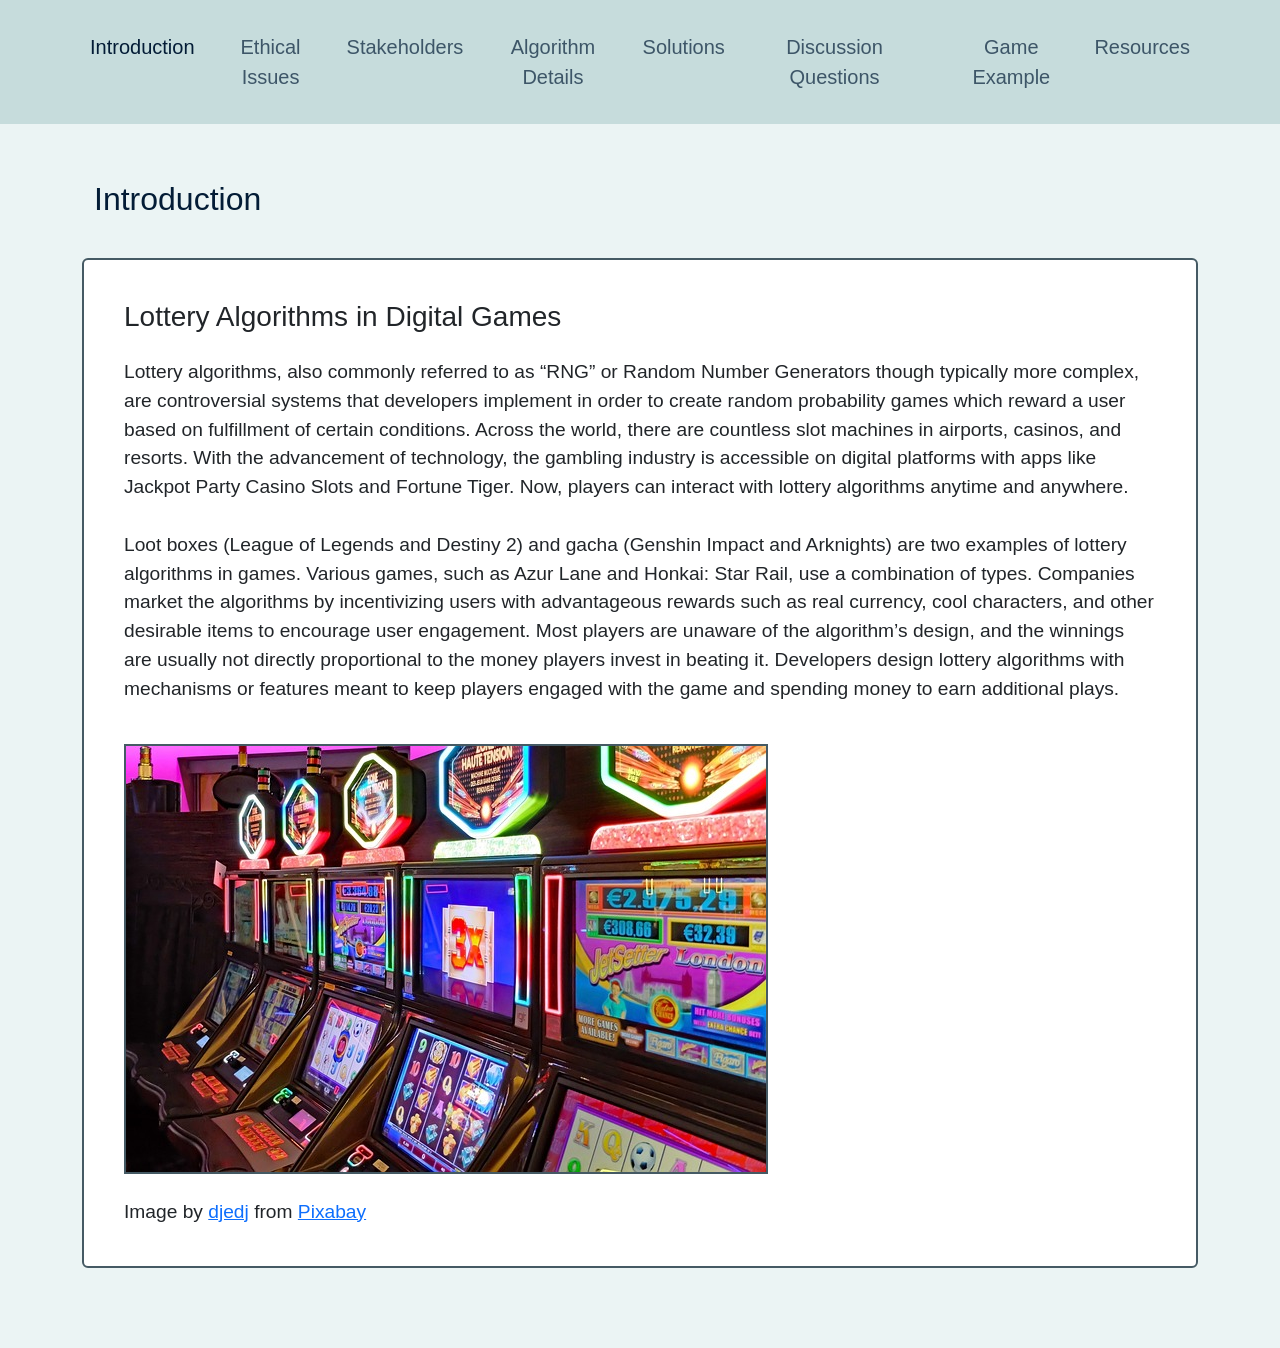
<file: index.html>
<!DOCTYPE html>
<html lang="en">
    <head>
        <meta charset="utf-8">
        <meta name="viewport" content="width=device-width, initial-scale=1">
        <title>Introduction Page</title>
        <link href="https://cdn.jsdelivr.net/npm/bootstrap@5.2.3/dist/css/bootstrap.min.css" rel="stylesheet" integrity="sha384-rbsA2VBKQhggwzxH7pPCaAqO46MgnOM80zW1RWuH61DGLwZJEdK2Kadq2F9CUG65" crossorigin="anonymous">
        <link rel="stylesheet" href="src/styles.css">
    </head>
    <body class="body">
        <!-- Header / Navigation Bar -->
         <header>
            <nav class="navbar navbar-expand-lg navbar-light custom-nav-header custom-nav-focus" aria-label="Main navigation">
                <div class="container">
                    <!-- Mobile toggle button -->
                    <button class="navbar-toggler" type="button" data-bs-toggle="collapse" data-bs-target="#navMenu"
                        aria-controls="navMenu" aria-expanded="false" aria-label="Toggle navigation">
                        <span class="navbar-toggler-icon"></span>
                    </button>

                    <!-- Nav hyperlinks -->
                    <div class="collapse navbar-collapse" id="navMenu">
                        <ul class="navbar-nav ms-auto">
                            <li class="nav-item">
                                <a class="nav-link active" href="index.html">Introduction</a>
                            </li>
                            <li class="nav-item">
                                <a class="nav-link" href="ethics.html">Ethical Issues</a>
                            </li>
                            <li class="nav-item">
                                <a class="nav-link" href="stakeholders.html">Stakeholders</a>
                            </li>
                            <li class="nav-item">
                                <a class="nav-link" href="details.html">Algorithm Details</a>
                            </li>
                            <li class="nav-item">
                                <a class="nav-link" href="options.html">Solutions</a>
                            </li>
                            <li class="nav-item">
                                <a class="nav-link" href="discussion.html">Discussion Questions</a>
                            </li>
                            <li class="nav-item">
                                <a class="nav-link" href="game.html">Game Example</a>
                            </li>
                            <li class="nav-item">
                                <a class="nav-link" href="resources.html">Resources</a>
                            </li>
                        </ul>
                    </div>
                </div>
            </nav>
        </header>
        <!-- Main content -->
        <main id="main-content" class="container container-css lh-base text-start">
            <section id="introduction" aria-labelledby="introduction-heading">
                <h2 id="introduction-heading" class="mb-3">Introduction</h2>

                <div class="row">
                        <div class="card custom-card-css">
                            <div class="card-body">
                                <!-- Introduction -->
                                <h3 class="card-title mb-4">Lottery Algorithms in Digital Games</h3>
                                <p class="card-text">
                                    Lottery algorithms, also commonly referred to as “RNG”  or Random Number Generators though typically more complex,
                                    are controversial systems that developers implement in order to create random probability games which reward a user
                                    based on fulfillment of certain conditions. Across the world, there are countless slot machines in airports, casinos,
                                    and resorts. With the advancement of technology, the gambling industry is accessible on digital platforms with apps like
                                    Jackpot Party Casino Slots and Fortune Tiger. Now, players can interact with lottery algorithms anytime and anywhere. <br><br>

                                    Loot boxes (League of Legends and Destiny 2) and gacha (Genshin Impact and Arknights) are two examples of lottery algorithms
                                    in games. Various games, such as Azur Lane and Honkai: Star Rail, use a combination of types. Companies market the algorithms
                                    by incentivizing users with advantageous rewards such as real currency, cool characters, and other desirable items to encourage
                                    user engagement. Most players are unaware of the algorithm’s design, and the winnings are usually not directly proportional to the
                                    money players invest in beating it. Developers design lottery algorithms with mechanisms or features meant to keep players engaged
                                    with the game and spending money to earn additional plays.
                                </p>

                                <img src="assets/djedj_casino_slots.jpg" class="img-fluid custom-card-css" alt="Five casino slot machines in a row" style="max-width: 100%; height: auto; padding:0"></img>
                                <p class="card-text">Image by <a href="https://pixabay.com/users/djedj-59194/?utm_source=link-attribution&utm_medium=referral&utm_campaign=image&utm_content=3260372">djedj</a> from <a href="https://pixabay.com//?utm_source=link-attribution&utm_medium=referral&utm_campaign=image&utm_content=3260372">Pixabay</a></p>
                            </div>
                        </div>
                </div>
            </section>
        </main>
        <script src="https://cdn.jsdelivr.net/npm/bootstrap@5.2.3/dist/js/bootstrap.bundle.min.js" integrity="sha384-kenU1KFdBIe4zVF0s0G1M5b4hcpxyD9F7jL+jjXkk+Q2h455rYXK/7HAuoJl+0I4" crossorigin="anonymous"></script>
        <script src="src/styles.css"></script>
    </body>
</html>
</file>
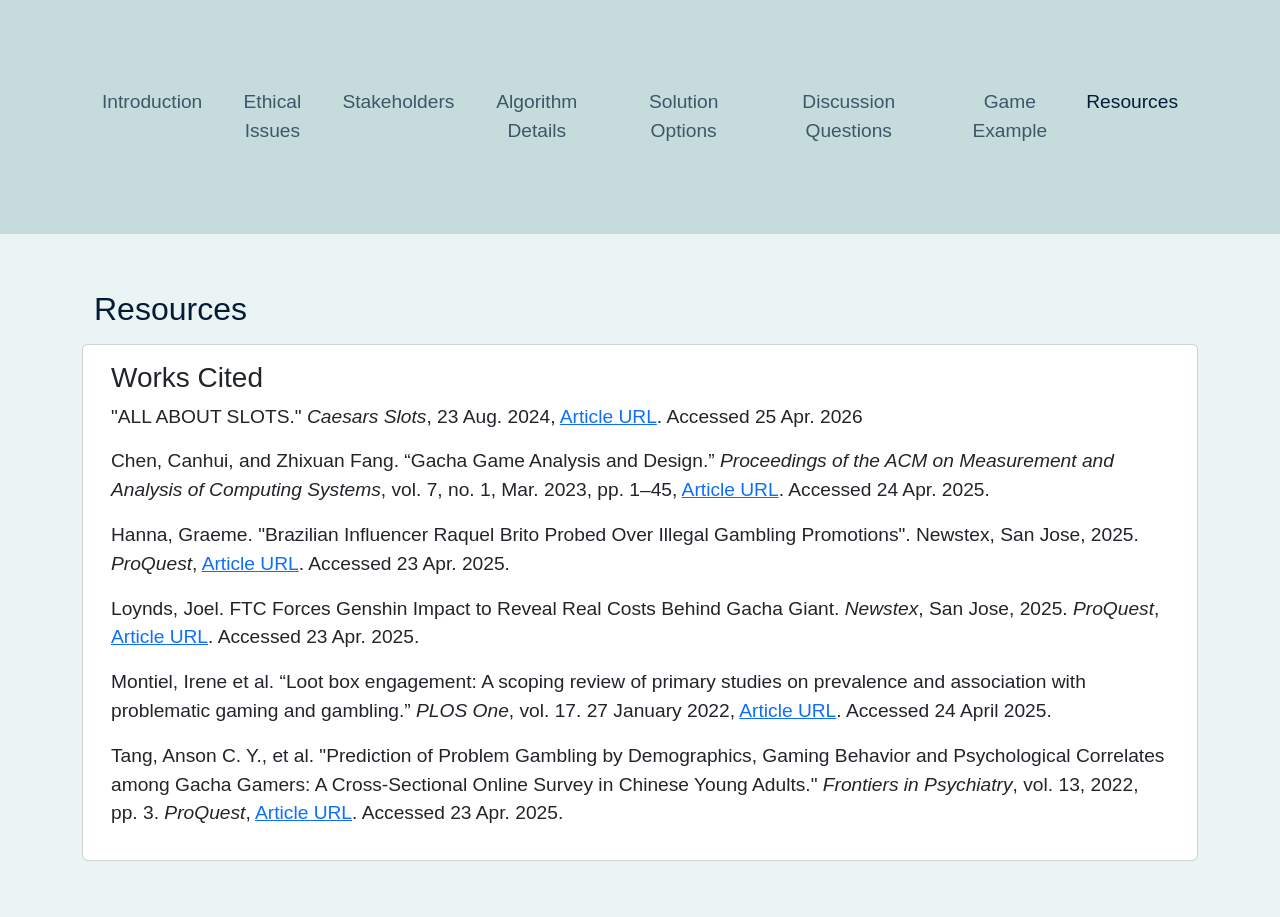
<file: bibliography.html>
<!DOCTYPE html>
<html>
    <head>
        <meta charset="utf-8">
        <meta name="viewport" content="width=device-width, initial-scale=1">
        <title>Algorithm Details</title>
        <link href="https://cdn.jsdelivr.net/npm/bootstrap@5.2.3/dist/css/bootstrap.min.css" rel="stylesheet" integrity="sha384-rbsA2VBKQhggwzxH7pPCaAqO46MgnOM80zW1RWuH61DGLwZJEdK2Kadq2F9CUG65" crossorigin="anonymous">
        <link rel="stylesheet" href="src/styles.css">
    </head>
    <body class="body">
        <!-- Header / Navigation Bar -->
         <header>
            <nav class="navbar navbar-expand-lg navbar-light custom-nav-header" aria-label="Main navigation">
                <div class="container container-css">
                    <!-- Mobile toggle button -->
                    <button class="navbar-toggler" type="button" data-bs-toggle="collapse" data-bs-target="#navMenu"
                        aria-controls="navMenu" aria-expanded="false" aria-label="Toggle navigation">
                        <span class="navbar-toggler-icon"></span>
                    </button>

                    <!-- Nav hyperlinks -->
                    <div class="collapse navbar-collapse" id="navMenu">
                        <ul class="navbar-nav ms-auto">
                            <li class="nav-item">
                                <a class="nav-link" href="index.html">Introduction</a>
                            </li>
                            <li class="nav-item">
                                <a class="nav-link" href="ethics.html">Ethical Issues</a>
                            </li>
                            <li class="nav-item">
                                <a class="nav-link" href="stakeholders.html">Stakeholders</a>
                            </li>
                            <li class="nav-item">
                                <a class="nav-link" href="details.html">Algorithm Details</a>
                            </li>
                            <li class="nav-item">
                                <a class="nav-link" href="options.html">Solution Options</a>
                            </li>
                            <li class="nav-item">
                                <a class="nav-link" href="discussion.html">Discussion Questions</a>
                            </li>
                            <li class="nav-item">
                                <a class="nav-link" href="game.html">Game Example</a>
                            </li>
                            <li class="nav-item">
                                <a class="nav-link active" href="resources.html">Resources</a>
                            </li>
                        </ul>
                    </div>
                </div>
            </nav>
        </header>
        <!-- Main content -->
        <main id="main-content" class="container container-css lh-base text-start">
            <section id="resources" aria-labelledby="resources-heading">
            <h2 id="resources-heading" class="mb-3">Resources</h2>

            <div class="row">
                <div class="card">
                <div class="card-body">
                <!-- Bibliography section -->
                <h3>Works Cited</h3>
                <div class="mla-bibliography">
                    <p>"ALL ABOUT SLOTS." <i>Caesars Slots</i>, 23 Aug. 2024, <a href="www.caesarsgames.com/blog/slots-machines/">Article URL</a>. Accessed 25 Apr. 2026</p>
                    <p>Chen, Canhui, and Zhixuan Fang. “Gacha Game Analysis and Design.” <i>Proceedings of the ACM on Measurement and Analysis of Computing Systems</i>, vol. 7, no. 1, Mar. 2023, pp. 1–45, <a href="https://doi.org/10.1145/3579438">Article URL</a>. Accessed 24 Apr. 2025.</p>
                    <p>Hanna, Graeme. "Brazilian Influencer Raquel Brito Probed Over Illegal Gambling Promotions". Newstex, San Jose, 2025. <i>ProQuest</i>, <a href="https://www.proquest.com/blogs-podcasts-websites/brazilian-influencer-raquel-brito-probed-over/docview/3244125903/se-2">Article URL</a>. Accessed 23 Apr. 2025.</p>
                    <p>Loynds, Joel. FTC Forces Genshin Impact to Reveal Real Costs Behind Gacha Giant. <i>Newstex</i>, San Jose, 2025. <i>ProQuest</i>, <a href="https://www.proquest.com/blogs-podcasts-websites/ftc-forces-genshin-impact-reveal-real-costs/docview/3202334632/se-2">Article URL</a>. Accessed 23 Apr. 2025.</p>
                    <p>Montiel, Irene et al. “Loot box engagement: A scoping review of primary studies on prevalence and association with problematic gaming and gambling.” <i>PLOS One</i>, vol. 17. 27 January 2022, <a href="https://journals.plos.org/plosone/article?id=10.1371/journal.pone.0263177">Article URL</a>. Accessed 24 April 2025.
                    <p>Tang, Anson C. Y., et al. "Prediction of Problem Gambling by Demographics, Gaming Behavior and Psychological Correlates among Gacha Gamers: A Cross-Sectional Online Survey in Chinese Young Adults." <i>Frontiers in Psychiatry</i>, vol. 13, 2022, pp. 3. <i>ProQuest</i>, <a href="https://www.proquest.com/scholarly-journals/prediction-problem-gambling-demographics-gaming/docview/3134876093/se-2">Article URL</a>. Accessed 23 Apr. 2025.</p>
                </div> 
                </div>
                </div>
            </div>             
            </section>
        </main>
        <script src="https://cdn.jsdelivr.net/npm/bootstrap@5.2.3/dist/js/bootstrap.bundle.min.js" integrity="sha384-kenU1KFdBIe4zVF0s0G1M5b4hcpxyD9F7jL+jjXkk+Q2h455rYXK/7HAuoJl+0I4" crossorigin="anonymous"></script>
    </body>
</html>
</file>
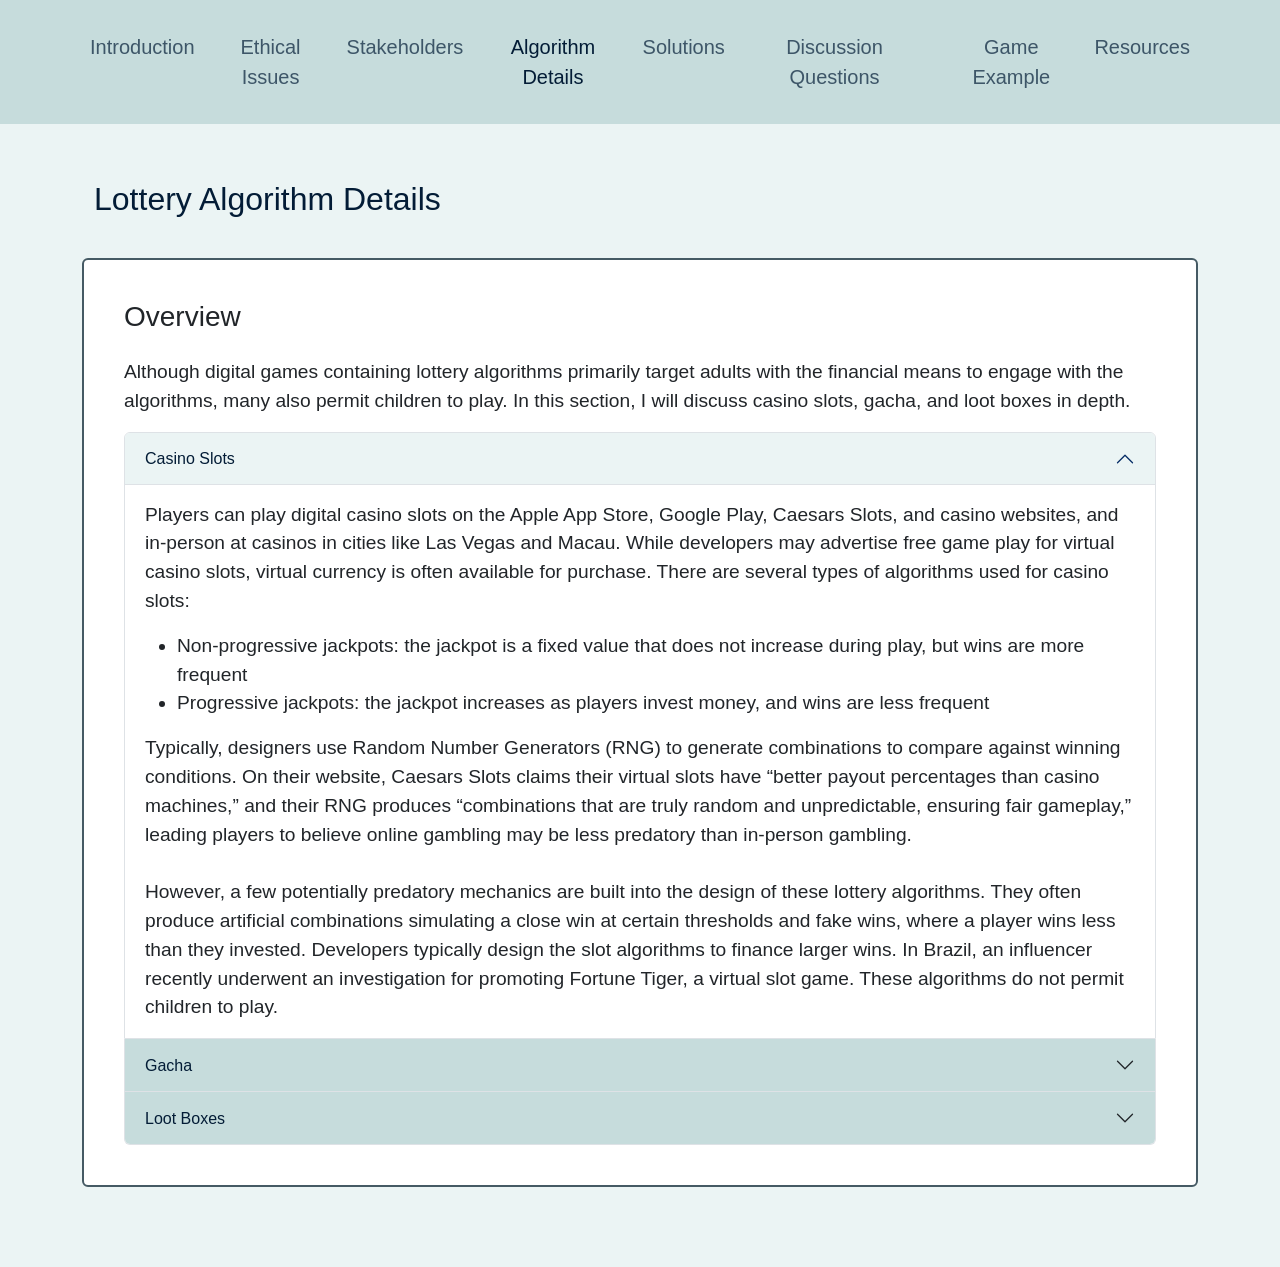
<file: details.html>
<!DOCTYPE html>
<html>
    <head>
        <meta charset="utf-8">
        <meta name="viewport" content="width=device-width, initial-scale=1">
        <title>Algorithm Details</title>
        <link href="https://cdn.jsdelivr.net/npm/bootstrap@5.2.3/dist/css/bootstrap.min.css" rel="stylesheet" integrity="sha384-rbsA2VBKQhggwzxH7pPCaAqO46MgnOM80zW1RWuH61DGLwZJEdK2Kadq2F9CUG65" crossorigin="anonymous">
        <link rel="stylesheet" href="src/styles.css">
    </head>
    <body class="body">
        <!-- Header / Navigation Bar -->
         <header>
            <nav class="navbar navbar-expand-lg navbar-light custom-nav-header custom-nav-focus" aria-label="Main navigation">
                <div class="container">
                    <!-- Mobile toggle button -->
                    <button class="navbar-toggler" type="button" data-bs-toggle="collapse" data-bs-target="#navMenu"
                        aria-controls="navMenu" aria-expanded="false" aria-label="Toggle navigation">
                        <span class="navbar-toggler-icon"></span>
                    </button>

                    <!-- Nav hyperlinks -->
                    <div class="collapse navbar-collapse" id="navMenu">
                        <ul class="navbar-nav ms-auto">
                            <li class="nav-item">
                                <a class="nav-link" href="index.html">Introduction</a>
                            </li>
                            <li class="nav-item">
                                <a class="nav-link" href="ethics.html">Ethical Issues</a>
                            </li>
                            <li class="nav-item">
                                <a class="nav-link" href="stakeholders.html">Stakeholders</a>
                            </li>
                            <li class="nav-item">
                                <a class="nav-link active" href="details.html">Algorithm Details</a>
                            </li>
                            <li class="nav-item">
                                <a class="nav-link" href="options.html">Solutions</a>
                            </li>
                            <li class="nav-item">
                                <a class="nav-link" href="discussion.html">Discussion Questions</a>
                            </li>
                            <li class="nav-item">
                                <a class="nav-link" href="game.html">Game Example</a>
                            </li>
                            <li class="nav-item">
                                <a class="nav-link" href="resources.html">Resources</a>
                            </li>
                        </ul>
                    </div>
                </div>
            </nav>
        </header>
        <!-- Main content -->
        <main id="main-content" class="container container-css lh-base text-start">
            <section id="details" aria-labelledby="details-heading">
                <h2 id="details-heading" class="mb-3">Lottery Algorithm Details</h2>

                <div class="row">
                    <div class="card custom-card-css">
                        <div class="card-body">
                            <!-- Deep dive information about algorithms -->
                            <h3 class="card-title mb-4">Overview</h3>
                            <p>Although digital games containing lottery algorithms primarily target adults with the financial means to engage with the algorithms, many also permit children to play. In this section, I will discuss casino slots, gacha, and loot boxes in depth.</p>
                            <div class="accordion" id="detailsAccordion">
                                <!-- Casino Slots -->
                                <div class="accordion-item">
                                    <h2 class="accordion-header" id="headingOne">
                                    <button class="accordion-button custom-accordion-css" type="button" data-bs-toggle="collapse" data-bs-target="#collapseOne" aria-expanded="true" aria-controls="collapseOne">
                                        Casino Slots
                                    </button>
                                    </h2>
                                    <div id="collapseOne" class="accordion-collapse collapse show" aria-labelledby="headingOne" data-bs-parent="#detailsAccordion">
                                    <div class="accordion-body">
                                        Players can play digital casino slots on the Apple App Store, Google Play, Caesars Slots, and casino websites, and in-person at casinos in cities like Las Vegas and Macau. While developers may advertise free game play for virtual casino slots, virtual currency is often available for purchase. There are several types of algorithms used for casino slots: <br></p>
                                        <ul>
                                            <li> Non-progressive jackpots: the jackpot is a fixed value that does not increase during play, but wins are more frequent</li>
                                            <li> Progressive jackpots: the jackpot increases as players invest money, and wins are less frequent</li>
                                        </ul>
                                        Typically, designers use Random Number Generators (RNG) to generate combinations to compare against winning conditions. On their website, Caesars Slots claims their virtual slots have “better payout percentages than casino machines,” and their RNG produces “combinations that are truly random and unpredictable, ensuring fair gameplay,” leading players to believe online gambling may be less predatory than in-person gambling.<br><br>
                                        However, a few potentially predatory mechanics are built into the design of these lottery algorithms. They often produce artificial combinations simulating a close win at certain thresholds and fake wins, where a player wins less than they invested. Developers typically design the slot algorithms to finance larger wins. In Brazil, an influencer recently underwent an investigation for promoting Fortune Tiger, a virtual slot game. These algorithms do not permit children to play.

                                    </div>
                                    </div>
                                </div>

                                <!-- Gacha -->
                                <div class="accordion-item">
                                    <h2 class="accordion-header" id="headingTwo">
                                    <button class="accordion-button collapsed custom-accordion-css" type="button" data-bs-toggle="collapse" data-bs-target="#collapseTwo" aria-expanded="false" aria-controls="collapseTwo">
                                        Gacha
                                    </button>
                                    </h2>
                                    <div id="collapseTwo" class="accordion-collapse collapse" aria-labelledby="headingTwo" data-bs-parent="#detailsAccordion">
                                    <div class="accordion-body">
                                        Gacha games are digital and players typically “pull” for rewards. Attractive reward design are key features of gacha games, as they increase the appeal of engaging with and spending money on gacha. The rewards dispensed may assist in gameplay progress or supplement a player’s collection. Additionally, similar to casino slots, gacha games usually offer free-to-play and pay-to-play methods of redeeming more “pulls” and there are several types:
                                        <ul>
                                            <li> Limited-time banner: a time-dependent type of banner that resets to new offerings after a set period. They may vary in length and companies may occasionally re-run certain banners to increase demand.</li>
                                            <li> Static banners: a non time-dependent banner that usually offers a standard set of characters or items.</li>
                                            <li>Static probability: an algorithm with fixed probabilities.</li>
                                            <li>Dynamic probability: an algorithm with altering probabilities dependent on each pull.</li>
                                        </ul>
                                        Developers also incorporate additional mechanics:
                                        <ul>
                                            <li>Pity systems: after a fixed number of pulls or accumulation of virtual currency, the algorithm increases probabilities, so the player has a guaranteed win at a given threshold. They maintain player engagement, reduce frustration, and encourage continued play. Whale players intentionally spend large amounts to repeatedly reach the pity threshold, increasing developers’ profit from gacha algorithms. Studies show that a balanced pity threshold is ideal for company profit and player engagement.</li>
                                            <li>Reset mechanisms: these reset players’ pull status after a win or after a banner ends. For win-tracking pity systems, many carry the pull history over to the next banner.</li>
                                        </ul>
                                    </div>
                                    </div>
                                </div>

                                <!-- Loot Boxes -->
                                <div class="accordion-item">
                                    <h2 class="accordion-header" id="headingThree">
                                    <button class="accordion-button collapsed custom-accordion-css" type="button" data-bs-toggle="collapse" data-bs-target="#collapseThree" aria-expanded="false" aria-controls="collapseThree">
                                        Loot Boxes
                                    </button>
                                    </h2>
                                    <div id="collapseThree" class="accordion-collapse collapse" aria-labelledby="headingThree" data-bs-parent="#detailsAccordion">
                                        <div class="accordion-body">
                                            Anson Chui Yan Tang et al., in “Prediction of problem gambling by demographics, gaming behavior and psychological correlates among gacha gamers”, found that “gacha gamers with higher risk of problem gambling tend to have greater stress, higher anxiety level, spend more on gacha purchase, have more motives for gacha purchases and engage in more gambling activities” (Tang et al. 3). Furthermore, the United States Federal Trade Commission (FTC) recently mandated game developer HoYoverse to publish probabilities and minimum costs on gacha banners. Currently, the expected number of pulls to acquire the highest-rarity character type in Genshin Impact is valued in the hundreds (USD).
                                            <br><br>The settlement also noted HoYoverse illegally promoted loot boxes to children. Loot boxes are packaged rewards that players “open” for a random reward. Summoners War offers “magic boxes” with random reward probabilities, sometimes yielding more pulls in their gacha system or runes that enhance the monsters’ abilities. While not shown to directly produce psychological effects, researchers note that “studies on loot box spending found that both positive and negative moods, as well as psychological distress, were positively associated with loot box spending” (3). Loot boxes are essentially gacha in a different form, with reward mechanisms similar to those of slot machines. An article written by Irene Montiel et al., published on the National Library of Medicine website, titled “Loot box engagement: A scoping review of primary studies on prevalence and association with problematic gaming and gambling,” lists regulations involving loot boxes in various countries. The authors mention that “Belgium and the Netherlands consider loot boxes to be an illegal form of gambling” and “China and South Korea, require game developers to disclose the odds of winning the prize,” while “Japan only prohibits some types of loot boxes” (Montiel 3). Games with gacha and loot boxes often have low age requirements.
                                            <br><br>While every game varies, games like Summoners War offer one-time prices for a guaranteed rare character of your choosing and limit in-app purchases. Others, like Azur Lane, provide players with free pulls through log-in bonuses and gameplay. While players choose how to engage with lottery algorithms, developers and companies design them to remain both profitable and entertaining. Just as with physical gambling, digital gambling prompts questions of ethical algorithm design.
                                        </div>
                                    </div>
                                </div>
                            </div>
                        </div>
                    </div>
                </div>
            </section>
        </main>
        <script src="https://cdn.jsdelivr.net/npm/bootstrap@5.2.3/dist/js/bootstrap.bundle.min.js" integrity="sha384-kenU1KFdBIe4zVF0s0G1M5b4hcpxyD9F7jL+jjXkk+Q2h455rYXK/7HAuoJl+0I4" crossorigin="anonymous"></script>
    </body>
</html>
</file>
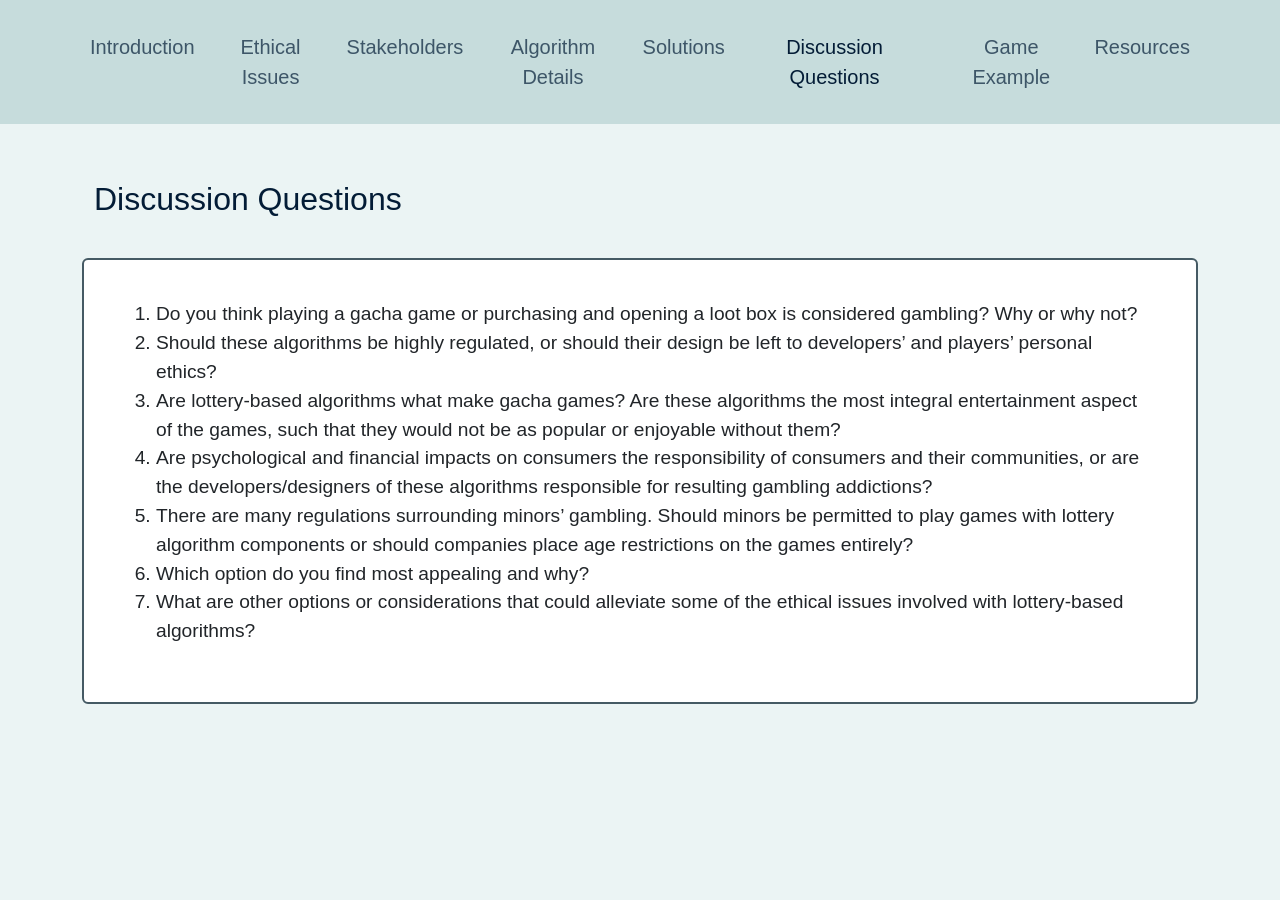
<file: discussion.html>
<!DOCTYPE html>
<html>
    <head>
        <meta charset="utf-8">
        <meta name="viewport" content="width=device-width, initial-scale=1">
        <title>Discussion Questions</title>
        <link href="https://cdn.jsdelivr.net/npm/bootstrap@5.2.3/dist/css/bootstrap.min.css" rel="stylesheet" integrity="sha384-rbsA2VBKQhggwzxH7pPCaAqO46MgnOM80zW1RWuH61DGLwZJEdK2Kadq2F9CUG65" crossorigin="anonymous">
        <link rel="stylesheet" href="src/styles.css">
    </head>
    <body class="body">
        <!-- Header / Navigation Bar -->
         <header>
            <nav class="navbar navbar-expand-lg navbar-light custom-nav-header custom-nav-focus" aria-label="Main navigation">
                <div class="container">
                    <!-- Mobile toggle button -->
                    <button class="navbar-toggler" type="button" data-bs-toggle="collapse" data-bs-target="#navMenu"
                        aria-controls="navMenu" aria-expanded="false" aria-label="Toggle navigation">
                        <span class="navbar-toggler-icon"></span>
                    </button>

                    <!-- Nav hyperlinks -->
                    <div class="collapse navbar-collapse" id="navMenu">
                        <ul class="navbar-nav ms-auto">
                            <li class="nav-item">
                                <a class="nav-link" href="index.html">Introduction</a>
                            </li>
                            <li class="nav-item">
                                <a class="nav-link" href="ethics.html">Ethical Issues</a>
                            </li>
                            <li class="nav-item">
                                <a class="nav-link" href="stakeholders.html">Stakeholders</a>
                            </li>
                            <li class="nav-item">
                                <a class="nav-link" href="details.html">Algorithm Details</a>
                            </li>
                            <li class="nav-item">
                                <a class="nav-link" href="options.html">Solutions</a>
                            </li>
                            <li class="nav-item">
                                <a class="nav-link active" href="discussion.html">Discussion Questions</a>
                            </li>
                            <li class="nav-item">
                                <a class="nav-link" href="game.html">Game Example</a>
                            </li>
                            <li class="nav-item">
                                <a class="nav-link" href="resources.html">Resources</a>
                            </li>
                        </ul>
                    </div>
                </div>
            </nav>
        </header>
        <!-- Main content -->
        <main id="main-content" class="container container-css lh-base text-start">
            <section id="discussion-questions" aria-labelledby="discussion-questions-heading">
                <h2 id="discussion-questions-heading" class="mb-3">Discussion Questions</h2>

                <div class="row">
                    <div class="card custom-card-css">
                        <div class="card-body">
                        <ol>
                            <li >Do you think playing a gacha game or purchasing and opening a loot box is considered gambling? Why or why not?</li>
                            <li>Should these algorithms be highly regulated, or should their design be left to developers’ and players’ personal ethics?</li>
                            <li>Are lottery-based algorithms what make gacha games? Are these algorithms the most integral entertainment aspect of the games, such that they would not be as popular or enjoyable without them?</li>
                            <li>Are psychological and financial impacts on consumers the responsibility of consumers and their communities, or are the developers/designers of these algorithms responsible for resulting gambling addictions?</li>
                            <li>There are many regulations surrounding minors’ gambling. Should minors be permitted to play games with lottery algorithm components or should companies place age restrictions on the games entirely?</li>
                            <li>Which option do you find most appealing and why?</li>
                            <li>What are other options or considerations that could alleviate some of the ethical issues involved with lottery-based algorithms?</li>   
                        </ol>
                        </div>
                    </div>
                </div>
            </section>
        </main>
        <script src="https://cdn.jsdelivr.net/npm/bootstrap@5.2.3/dist/js/bootstrap.bundle.min.js" integrity="sha384-kenU1KFdBIe4zVF0s0G1M5b4hcpxyD9F7jL+jjXkk+Q2h455rYXK/7HAuoJl+0I4" crossorigin="anonymous"></script>
    </body>
</html>
</file>
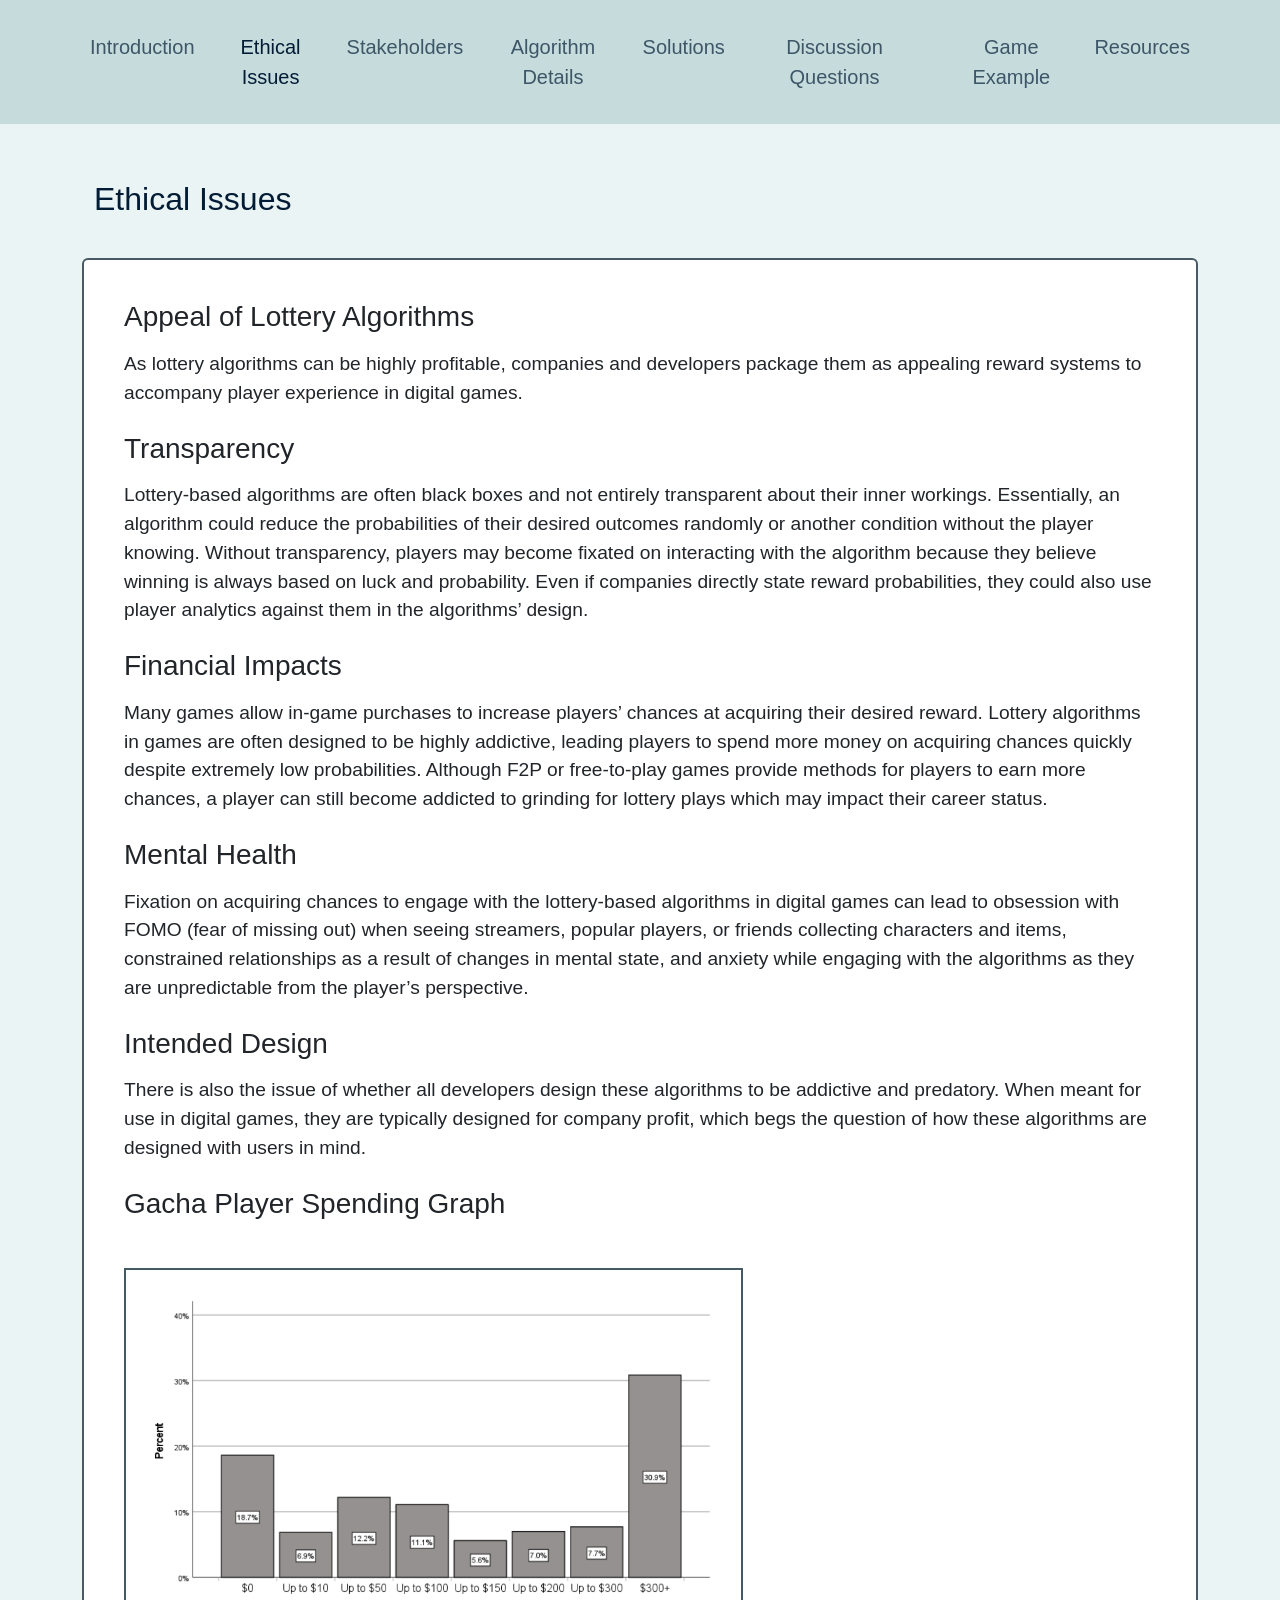
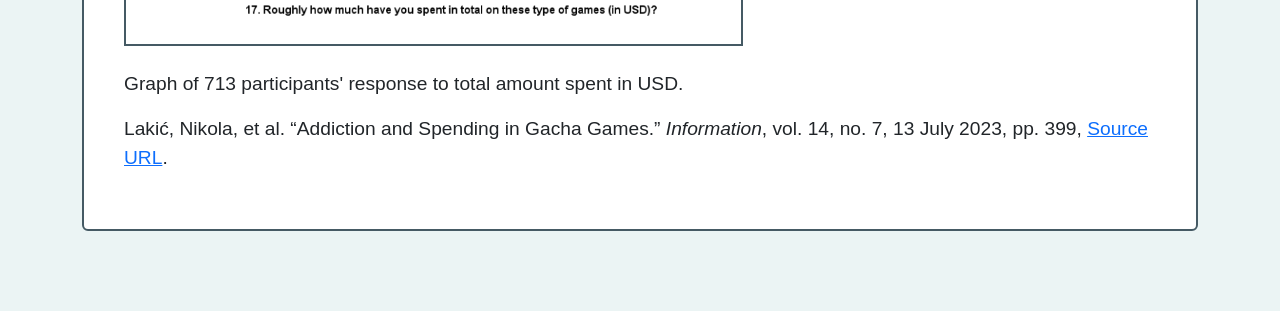
<file: ethics.html>
<!DOCTYPE html>
<html>
    <head>
        <meta charset="utf-8">
        <meta name="viewport" content="width=device-width, initial-scale=1">
        <title>Ethical Issues</title>
        <link href="https://cdn.jsdelivr.net/npm/bootstrap@5.2.3/dist/css/bootstrap.min.css" rel="stylesheet" integrity="sha384-rbsA2VBKQhggwzxH7pPCaAqO46MgnOM80zW1RWuH61DGLwZJEdK2Kadq2F9CUG65" crossorigin="anonymous">
        <link rel="stylesheet" href="src/styles.css">
    </head>
    <body class="body">
        <!-- Header / Navigation Bar -->
         <header>
            <nav class="navbar navbar-expand-lg navbar-light custom-nav-header custom-nav-focus" aria-label="Main navigation">
                <div class="container">
                    <!-- Mobile toggle button -->
                    <button class="navbar-toggler" type="button" data-bs-toggle="collapse" data-bs-target="#navMenu"
                        aria-controls="navMenu" aria-expanded="false" aria-label="Toggle navigation">
                        <span class="navbar-toggler-icon"></span>
                    </button>

                    <!-- Nav hyperlinks -->
                    <div class="collapse navbar-collapse" id="navMenu">
                        <ul class="navbar-nav ms-auto">
                            <li class="nav-item">
                                <a class="nav-link" href="index.html">Introduction</a>
                            </li>
                            <li class="nav-item">
                                <a class="nav-link active" href="ethics.html">Ethical Issues</a>
                            </li>
                            <li class="nav-item">
                                <a class="nav-link" href="stakeholders.html">Stakeholders</a>
                            </li>
                            <li class="nav-item">
                                <a class="nav-link" href="details.html">Algorithm Details</a>
                            </li>
                            <li class="nav-item">
                                <a class="nav-link" href="options.html">Solutions</a>
                            </li>
                            <li class="nav-item">
                                <a class="nav-link" href="discussion.html">Discussion Questions</a>
                            </li>
                            <li class="nav-item">
                                <a class="nav-link" href="game.html">Game Example</a>
                            </li>
                            <li class="nav-item">
                                <a class="nav-link" href="resources.html">Resources</a>
                            </li>
                        </ul>
                    </div>
                </div>
            </nav>
        </header>  
        <!-- Main content -->
        <main id="main-content" class="container container-css lh-base text-start">
            <section id="ethical-issues" aria-labelledby="ethical-issues-heading">
                <h2 id="ethical-issues-heading" class="mb-3">Ethical Issues</h2>

                <div class="row">
                    <div class="card custom-card-css">
                        <div class="card-body">
                            <!-- Introductory issue -->
                            <section class="mb-4" aria-labelledby="appeal">
                                <!-- Introductory header and description -->
                                <h3 class="mb-3" id="appeal">Appeal of Lottery Algorithms</h3>
                                <p class="card-text">As lottery algorithms can be highly profitable, companies and developers package them as appealing reward systems to accompany player experience in digital games.</p>
                            </section>

                            <!-- Second issue -->
                            <section class="mb-4" aria-labelledby="transparency">
                                <!-- Transparency header and description -->
                                <h3 class="mb-3" id="transparency">Transparency</h3>
                                <p class="card-text">Lottery-based algorithms are often black boxes and not entirely transparent about their inner workings. Essentially, an algorithm could reduce the probabilities of their desired outcomes randomly or another condition without the player knowing. Without transparency, players may become fixated on interacting with the algorithm because they believe winning is always based on luck and probability. Even if companies directly state reward probabilities, they could also use player analytics against them in the algorithms’ design.</p>
                            </section>

                            <!-- Third issue -->
                            <section class="mb-4" aria-labelledby="financial">
                                <!-- Financial header and description -->
                                <h3 class="mb-3" id="financial">Financial Impacts</h3>
                                <p class="card-text">Many games allow in-game purchases to increase players’ chances at acquiring their desired reward. Lottery algorithms in games are often designed to be highly addictive, leading players to spend more money on acquiring chances quickly despite extremely low probabilities. Although F2P or free-to-play games provide methods for players to earn more chances, a player can still become addicted to grinding for lottery plays which may impact their career status.</p>
                            </section>

                            <!-- Fourth issue -->
                            <section class="mb-4" aria-labelledby="mental-health">
                                <!-- Financial header and description -->
                                <h3 class="mb-3" id="mental-health">Mental Health</h3>
                                <p class="card-text">Fixation on acquiring chances to engage with the lottery-based algorithms in digital games can lead to obsession with FOMO (fear of missing out) when seeing streamers, popular players, or friends collecting characters and items, constrained relationships as a result of changes in mental state, and anxiety while engaging with the algorithms as they are unpredictable from the player’s perspective.</p>
                            </section>

                            <!-- Fifth issue -->
                            <section class="mb-4" aria-labelledby="design">
                                <!-- Financial header and description -->
                                <h3 class="mb-3" id="design">Intended Design</h3>
                                <p class="card-text">There is also the issue of whether all developers design these algorithms to be addictive and predatory. When meant for use in digital games, they are typically designed for company profit, which begs the question of how these algorithms are designed with users in mind.</p>
                            </section>

                            <h3 class="mb-4">Gacha Player Spending Graph</h3>
                            <img src="assets/lakić_participant_graph.png" class="img-fluid custom-card-css" alt="Graph of 713 participants' response to total amount spent in USD. 18.7% spent $0, 6.9% spent up to $10, 12.2% spent up to $50, 11.1% spent up to $100, 5.6% spent up to $150, 7.0% spent up to $200, 7.7% spent up to $300, and 30.9% spent up to $300." style="max-width: 60%; height: auto"></img>
                            <p>Graph of 713 participants' response to total amount spent in USD.</p>
                            <p>Lakić, Nikola, et al. “Addiction and Spending in Gacha Games.” <i>Information</i>, vol. 14, no. 7, 13 July 2023, pp. 399, <a href="https://doi.org/https://doi.org/10.3390/info14070399">Source URL</a>.</p>
                        </div>
                    </div>
                </div>
            </section>
        </main>
        <script src="https://cdn.jsdelivr.net/npm/bootstrap@5.2.3/dist/js/bootstrap.bundle.min.js" integrity="sha384-kenU1KFdBIe4zVF0s0G1M5b4hcpxyD9F7jL+jjXkk+Q2h455rYXK/7HAuoJl+0I4" crossorigin="anonymous"></script>
    </body>
</html>
</file>
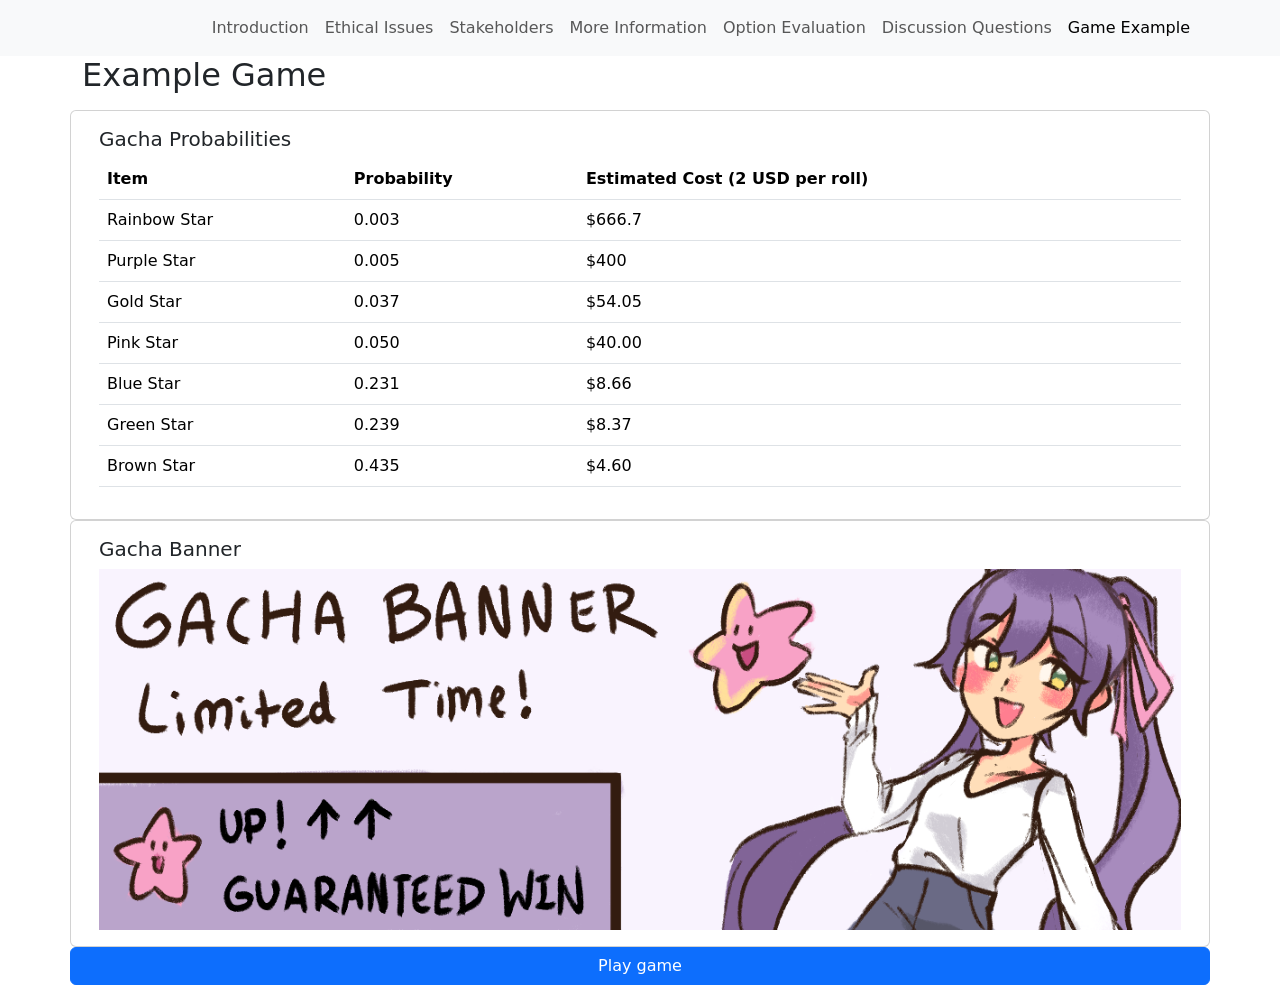
<file: examplegame.html>
<!DOCTYPE html>
<html>
    <head>
        <meta charset="utf-8">
        <meta name="viewport" content="width=device-width, initial-scale=1">
        <title>Game Example</title>
        <link href="https://cdn.jsdelivr.net/npm/bootstrap@5.2.3/dist/css/bootstrap.min.css" rel="stylesheet" integrity="sha384-rbsA2VBKQhggwzxH7pPCaAqO46MgnOM80zW1RWuH61DGLwZJEdK2Kadq2F9CUG65" crossorigin="anonymous">
    </head>
    <body>
        <!-- Header / Navigation Bar -->
         <header>
            <nav class="navbar navbar-expand-lg navbar-light bg-light" aria-label="Main navigation">
                <div class="container">
                    <!-- Mobile toggle button -->
                    <button class="navbar-toggler" type="button" data-bs-toggle="collapse" data-bs-target="#navMenu"
                        aria-controls="navMenu" aria-expanded="false" aria-label="Toggle navigation">
                        <span class="navbar-toggler-icon"></span>
                    </button>

                    <!-- Nav hyperlinks -->
                    <div class="collapse navbar-collapse" id="navMenu">
                        <ul class="navbar-nav ms-auto">
                            <li class="nav-item">
                                <a class="nav-link" href="index.html">Introduction</a>
                            </li>
                            <li class="nav-item">
                                <a class="nav-link" href="ethics.html">Ethical Issues</a>
                            </li>
                            <li class="nav-item">
                                <a class="nav-link" href="stakeholders.html">Stakeholders</a>
                            </li>
                            <li class="nav-item">
                                <a class="nav-link" href="moreinfo.html">More Information</a>
                            </li>
                            <li class="nav-item">
                                <a class="nav-link" href="options.html">Option Evaluation</a>
                            </li>
                            <li class="nav-item">
                                <a class="nav-link" href="discussion.html">Discussion Questions</a>
                            </li>
                            <li class="nav-item">
                                <a class="nav-link active" href="examplegame.html">Game Example</a>
                            </li>
                        </ul>
                    </div>
                </div>
            </nav>
        </header>
         <!-- Main content -->
        <main id="main-content" class="container">
            <section id="example-game" aria-labelledby="example-game-heading">
            <h2 id="example-game-heading" class="mb-3">Example Game</h2>

            <div class="row">
                <!-- Information section for game probabilities-->
                <div class="card">
                    <div class="card-body">
                        <h3 class="card-title h5">Gacha Probabilities</h3>
                        <div class="table-responsive"> <!--Allow resizing for mobile views-->
                            <!-- Table of item, probabilities, and expected cost -->
                            <table class="table">
                                <!-- Table Headers -->
                                <tr>
                                    <th>Item</th>
                                    <th>Probability</th>
                                    <th>Estimated Cost (2 USD per roll) </th>
                                </tr>
                                <!-- Table Contents -->
                                <tr>
                                    <td>Rainbow Star</td>
                                    <td>0.003</td>
                                    <td>$666.7</td>
                                </tr>
                                <tr>
                                    <td>Purple Star</td>
                                    <td>0.005</td>
                                    <td>$400</td>
                                </tr>
                                <tr>
                                    <td>Gold Star</td>
                                    <td>0.037</td>
                                    <td>$54.05</td>
                                </tr>
                                <tr>
                                    <td>Pink Star</td>
                                    <td>0.050</td>
                                    <td>$40.00</td>
                                </tr>
                                <tr>
                                    <td>Blue Star</td>
                                    <td>0.231</td>
                                    <td>$8.66</td>
                                </tr>
                                <tr>
                                    <td>Green Star</td>
                                    <td>0.239</td>
                                    <td>$8.37</td>
                                </tr>
                                <tr>
                                    <td>Brown Star</td>
                                    <td>0.435</td>
                                    <td>$4.60</td>
                                </tr>
                            </table>
                        </div>
                    </div>
                </div>

                <!-- Gacha banner -->
                <div class="card">
                    <div class="card-body">
                        <h3 class="card-title h5">Gacha Banner</h3>
                        <img src="assets/gacha_banner.PNG" class="img-fluid" alt="Anime girl with a star smiling on a Limited Time Gacha Banner. Banner text says increased probability for prize." style="max-width: 100%; height: auto;"></img>
                    </div>
                </div>
                <!-- Play game button -->
                <button id="play" type="button" class="btn btn-primary" data-bs-toggle="modal" data-bs-target="#exampleModal">
                    Play game
                </button>

                <!-- Modal -->
                <div class="modal fade" id="exampleModal" tabindex="-1" role="dialog" aria-labelledby="exampleModalLabel" aria-hidden="true">
                <div class="modal-dialog" role="document">
                    <div class="modal-content">
                    <div class="modal-header">
                        <h5 class="modal-title" id="exampleModalLabel">Congratulations! You won the following item: </h5>
                        <button type="button" class="btn-close" data-bs-dismiss="modal" aria-label="Close">
                        <span aria-hidden="true">&times;</span>
                        </button>
                    </div>
                    <div class="modal-body">
                        <p id="prize"></p>
                    </div>
                    <div class="modal-footer">
                        <button type="button" class="btn btn-secondary" data-bs-dismiss="modal">Close</button>
                    </div>
                    </div>
                </div>
                </div>

                <!-- <div class="d-grid gap-2 d-md-flex justify-content-md-start">
                    <button id="play" class="btn btn-primary me-md-2" type="button">Play Game</button>
                </div> -->

            </div>
            </section>

            
        </main>
        <script src="https://cdn.jsdelivr.net/npm/bootstrap@5.2.3/dist/js/bootstrap.bundle.min.js" integrity="sha384-kenU1KFdBIe4zVF0s0G1M5b4hcpxyD9F7jL+jjXkk+Q2h455rYXK/7HAuoJl+0I4" crossorigin="anonymous"></script>
        <script src="src/script.js"></script>
    </body>
</html>
</file>
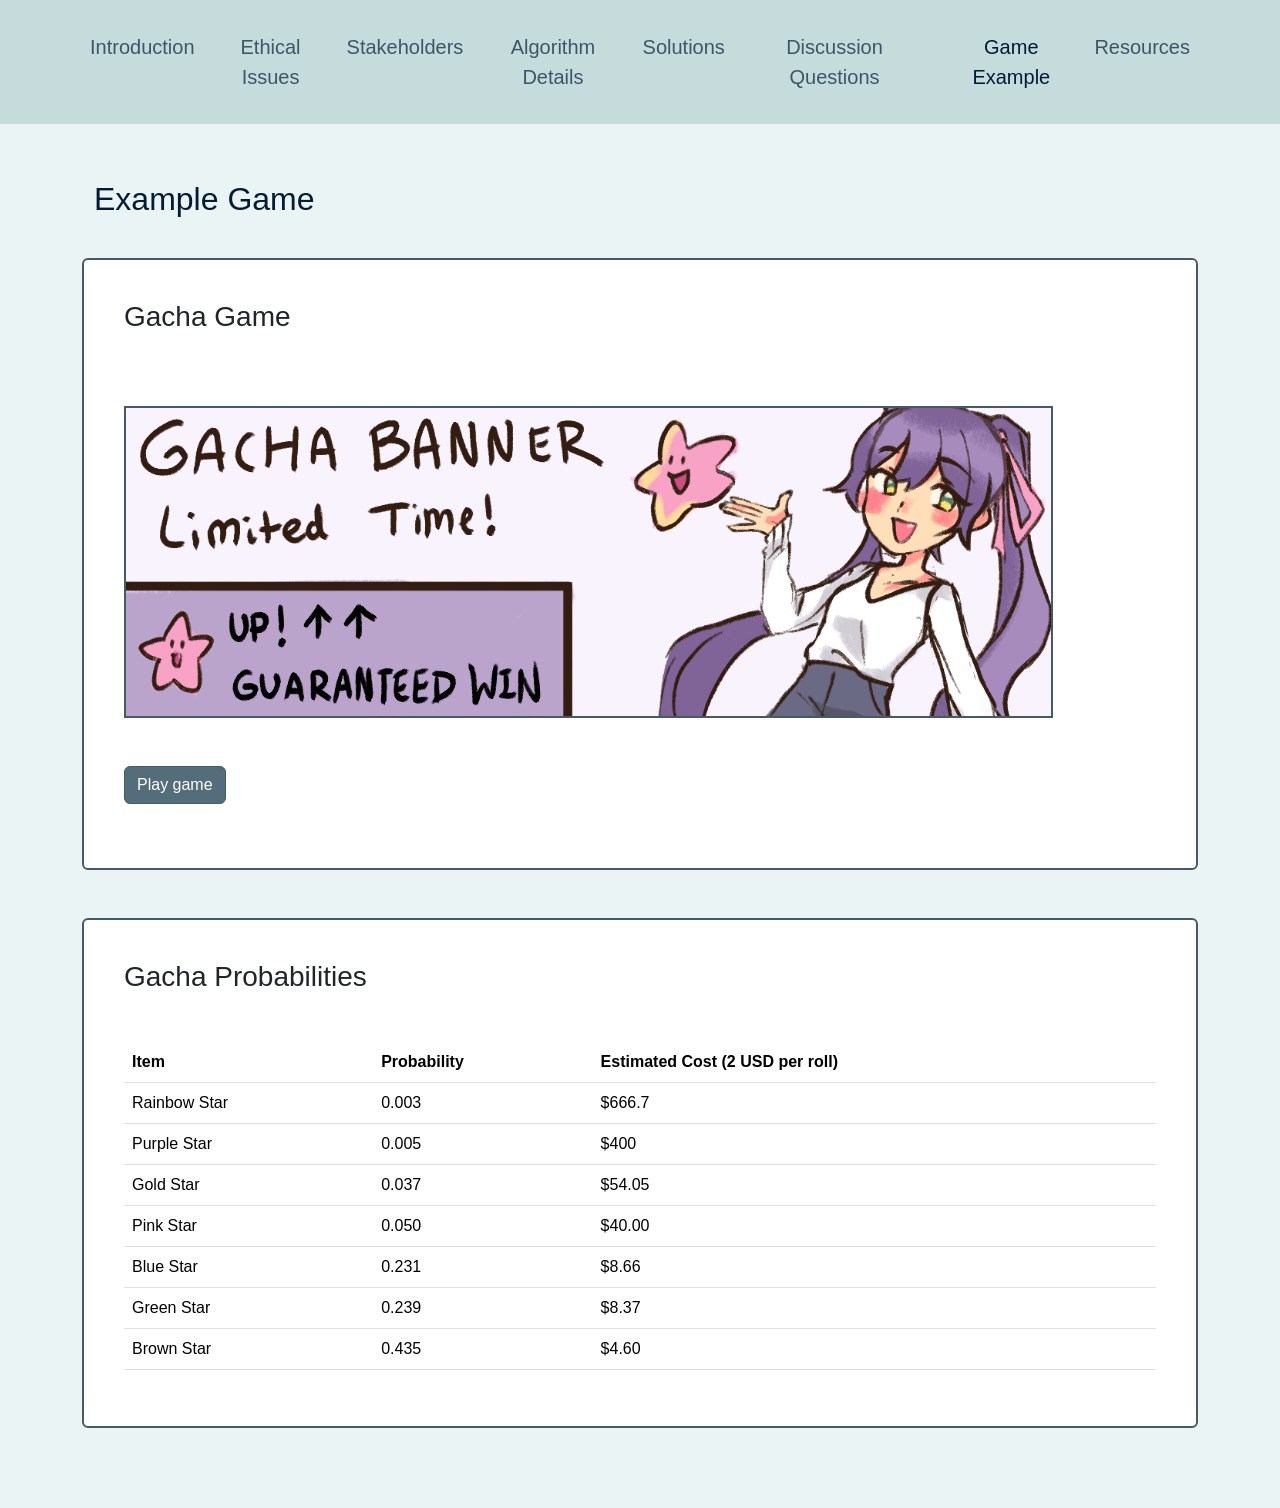
<file: game.html>
<!DOCTYPE html>
<html>
    <head>
        <meta charset="utf-8">
        <meta name="viewport" content="width=device-width, initial-scale=1">
        <title>Game Example</title>
        <link href="https://cdn.jsdelivr.net/npm/bootstrap@5.2.3/dist/css/bootstrap.min.css" rel="stylesheet" integrity="sha384-rbsA2VBKQhggwzxH7pPCaAqO46MgnOM80zW1RWuH61DGLwZJEdK2Kadq2F9CUG65" crossorigin="anonymous">
        <link rel="stylesheet" href="src/styles.css">
    </head>
    <body class="body">
        <!-- Header / Navigation Bar -->
         <header>
            <nav class="navbar navbar-expand-lg navbar-light custom-nav-header custom-nav-focus" aria-label="Main navigation">
                <div class="container">
                    <!-- Mobile toggle button -->
                    <button class="navbar-toggler" type="button" data-bs-toggle="collapse" data-bs-target="#navMenu"
                        aria-controls="navMenu" aria-expanded="false" aria-label="Toggle navigation">
                        <span class="navbar-toggler-icon"></span>
                    </button>

                    <!-- Nav hyperlinks -->
                    <div class="collapse navbar-collapse" id="navMenu">
                        <ul class="navbar-nav ms-auto">
                            <li class="nav-item">
                                <a class="nav-link" href="index.html">Introduction</a>
                            </li>
                            <li class="nav-item">
                                <a class="nav-link" href="ethics.html">Ethical Issues</a>
                            </li>
                            <li class="nav-item">
                                <a class="nav-link" href="stakeholders.html">Stakeholders</a>
                            </li>
                            <li class="nav-item">
                                <a class="nav-link" href="details.html">Algorithm Details</a>
                            </li>
                            <li class="nav-item">
                                <a class="nav-link" href="options.html">Solutions</a>
                            </li>
                            <li class="nav-item">
                                <a class="nav-link" href="discussion.html">Discussion Questions</a>
                            </li>
                            <li class="nav-item">
                                <a class="nav-link active" href="game.html">Game Example</a>
                            </li>
                            <li class="nav-item">
                                <a class="nav-link" href="resources.html">Resources</a>
                            </li>
                        </ul>
                    </div>
                </div>
            </nav>
        </header>
         <!-- Main content -->
        <main id="main-content" class="container container-css lh-base text-start">
            <section id="example-game" aria-labelledby="example-game-heading">
            <h2 id="example-game-heading" class="mb-3">Example Game</h2>

            <div class="row">
                <!-- Gacha banner -->
                <div class="card custom-card-css">
                    <div class="card-body">
                        <h3 class="card-title mb-5">Gacha Game</h3>
                        <img src="assets/gacha_banner.png" class="img-fluid custom-card-css" alt="Anime girl with a star smiling on a Limited Time Gacha Banner. Banner text says increased probability for prize." style="max-width: 90%; height: auto; padding: 0;"></img>
                        <br> <!-- temp fix -->
                        <!-- Play game button -->
                        <button id="play" type="button" class="btn btn-primary button-css" data-bs-toggle="modal" data-bs-target="#exampleModal">
                            Play game
                        </button>
                    </div>
                </div>
                <!-- Information section for game probabilities-->
                <div class="card custom-card-css">
                    <div class="card-body">
                        <h3 class="card-title mb-5">Gacha Probabilities</h3>
                        <div class="table-responsive"> <!--Allow resizing for mobile views-->
                            <!-- Table of item, probabilities, and expected cost -->
                            <table class="table">
                                <!-- Table Headers -->
                                <tr>
                                    <th>Item</th>
                                    <th>Probability</th>
                                    <th>Estimated Cost (2 USD per roll) </th>
                                </tr>
                                <!-- Table Contents -->
                                <tr>
                                    <td>Rainbow Star</td>
                                    <td>0.003</td>
                                    <td>$666.7</td>
                                </tr>
                                <tr>
                                    <td>Purple Star</td>
                                    <td>0.005</td>
                                    <td>$400</td>
                                </tr>
                                <tr>
                                    <td>Gold Star</td>
                                    <td>0.037</td>
                                    <td>$54.05</td>
                                </tr>
                                <tr>
                                    <td>Pink Star</td>
                                    <td>0.050</td>
                                    <td>$40.00</td>
                                </tr>
                                <tr>
                                    <td>Blue Star</td>
                                    <td>0.231</td>
                                    <td>$8.66</td>
                                </tr>
                                <tr>
                                    <td>Green Star</td>
                                    <td>0.239</td>
                                    <td>$8.37</td>
                                </tr>
                                <tr>
                                    <td>Brown Star</td>
                                    <td>0.435</td>
                                    <td>$4.60</td>
                                </tr>
                            </table>
                        </div>
                    </div>
                </div>

                <!-- Modal -->
                <div class="modal fade" id="exampleModal" tabindex="-1" role="dialog" aria-labelledby="exampleModalLabel" aria-hidden="true">
                    <div class="modal-dialog" role="document">
                        <div class="modal-content">
                            <div class="modal-header">
                                <h5 class="modal-title" id="exampleModalLabel">Congratulations! You won the following item: </h5>
                                <button type="button" class="btn-close" data-bs-dismiss="modal" aria-label="Close">
                                <span aria-hidden="true">&times;</span>
                                </button>
                            </div>
                            <div class="modal-body">
                                <p id="prize"></p>
                            </div>
                            <div class="modal-footer">
                                <button type="button" class="btn btn-secondary" data-bs-dismiss="modal">Close</button>
                            </div>
                        </div>
                    </div>
                </div>
            </div>
            </section>
        </main>
        <script src="https://cdn.jsdelivr.net/npm/bootstrap@5.2.3/dist/js/bootstrap.bundle.min.js" integrity="sha384-kenU1KFdBIe4zVF0s0G1M5b4hcpxyD9F7jL+jjXkk+Q2h455rYXK/7HAuoJl+0I4" crossorigin="anonymous"></script>
        <script src="src/gacha_script.js"></script>
    </body>
</html>
</file>
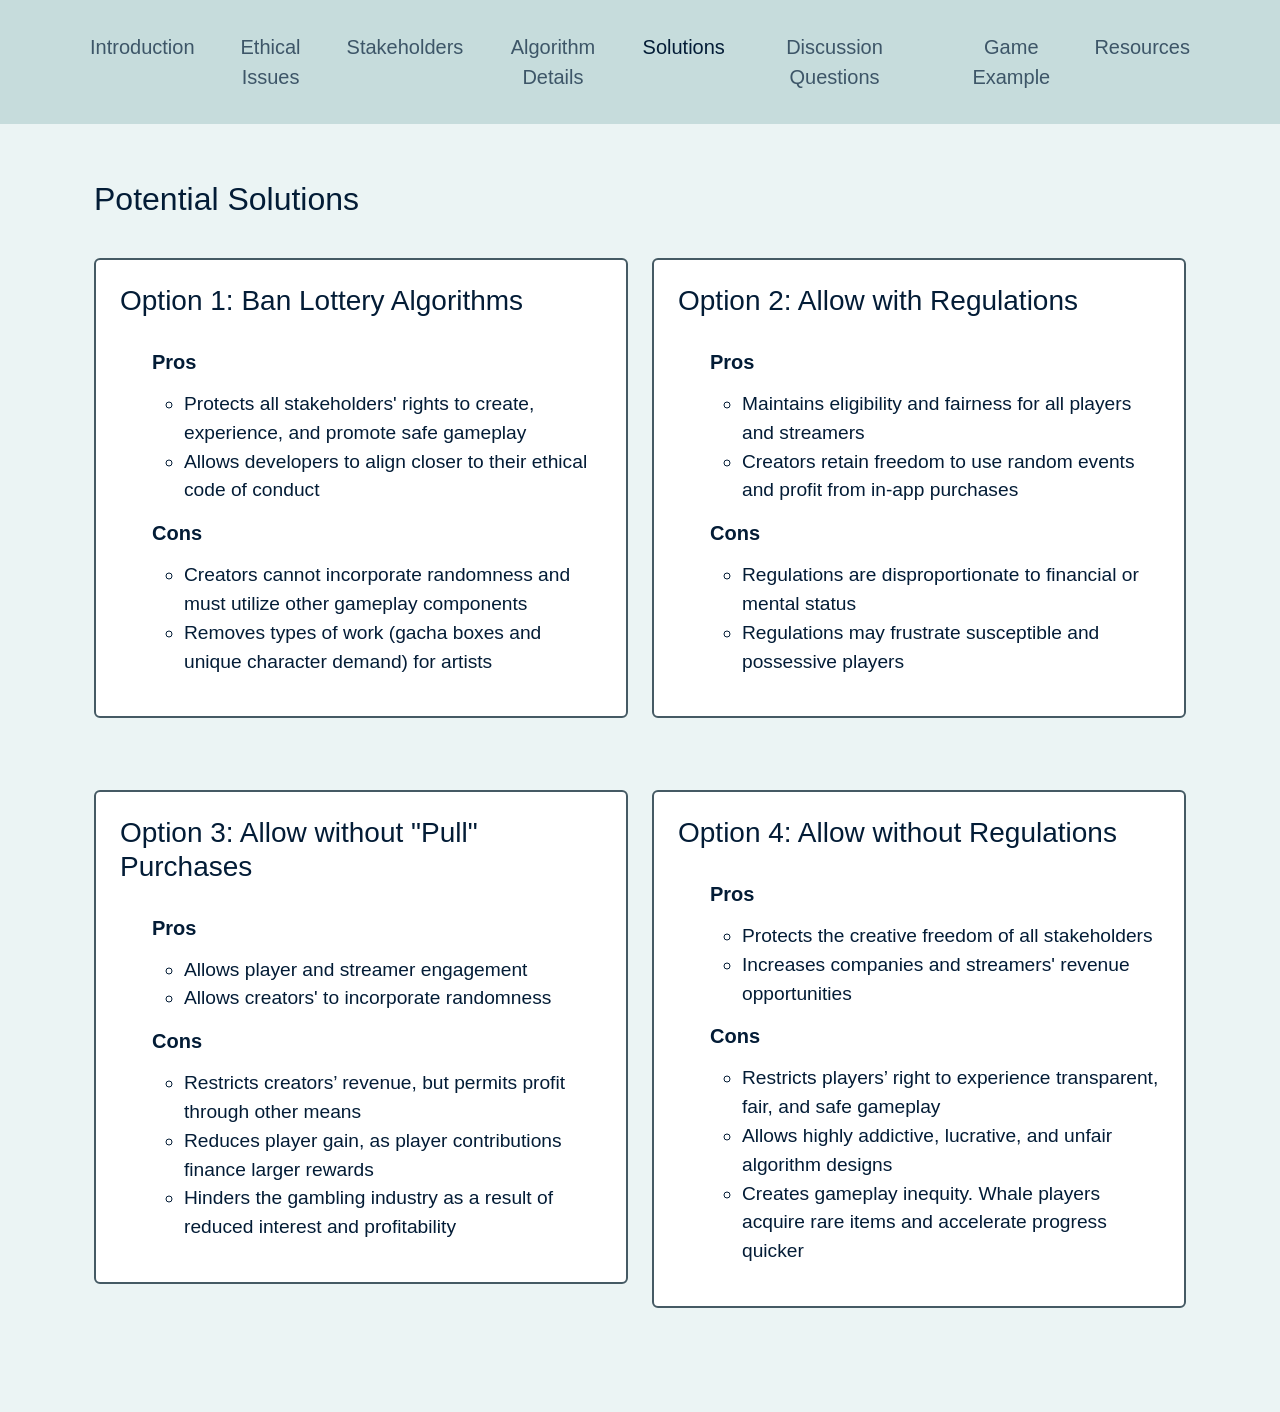
<file: options.html>
<!DOCTYPE html>
<html>
    <head>
        <meta charset="utf-8">
        <meta name="viewport" content="width=device-width, initial-scale=1">
        <title>Potential Solutions</title>
        <link href="https://cdn.jsdelivr.net/npm/bootstrap@5.2.3/dist/css/bootstrap.min.css" rel="stylesheet" integrity="sha384-rbsA2VBKQhggwzxH7pPCaAqO46MgnOM80zW1RWuH61DGLwZJEdK2Kadq2F9CUG65" crossorigin="anonymous">
        <link rel="stylesheet" href="src/styles.css">
    </head>
    <body class="body">
        <!-- Header / Navigation Bar -->
         <header>
            <nav class="navbar navbar-expand-lg navbar-light custom-nav-header custom-nav-focus" aria-label="Main navigation">
                <div class="container">
                    <!-- Mobile toggle button -->
                    <button class="navbar-toggler" type="button" data-bs-toggle="collapse" data-bs-target="#navMenu"
                        aria-controls="navMenu" aria-expanded="false" aria-label="Toggle navigation">
                        <span class="navbar-toggler-icon"></span>
                    </button>

                    <!-- Nav hyperlinks -->
                    <div class="collapse navbar-collapse" id="navMenu">
                        <ul class="navbar-nav ms-auto">
                            <li class="nav-item">
                                <a class="nav-link" href="index.html">Introduction</a>
                            </li>
                            <li class="nav-item">
                                <a class="nav-link" href="ethics.html">Ethical Issues</a>
                            </li>
                            <li class="nav-item">
                                <a class="nav-link" href="stakeholders.html">Stakeholders</a>
                            </li>
                            <li class="nav-item">
                                <a class="nav-link" href="details.html">Algorithm Details</a>
                            </li>
                            <li class="nav-item">
                                <a class="nav-link active" href="options.html">Solutions</a>
                            </li>
                            <li class="nav-item">
                                <a class="nav-link" href="discussion.html">Discussion Questions</a>
                            </li>
                            <li class="nav-item">
                                <a class="nav-link" href="game.html">Game Example</a>
                            </li>
                            <li class="nav-item">
                                <a class="nav-link" href="resources.html">Resources</a>
                            </li>
                        </ul>
                    </div>
                </div>
            </nav>
        </header>
         <!-- Main content -->
        <main id="main-content" class="container container-css lh-base text-start">
            <section id="options-heading" aria-labelledby="options-heading">
                <h2 id="options-heading" class="mb-3">Potential Solutions</h2>

                <div class="row">
                    <div class="col-md-6 mb-4 h-100">
                        <!-- First option -->
                        <article class="card card-body custom-card-css ">
                            <!-- Option 1 header and description -->
                            <h3 class="card-title mb-3">Option 1: Ban Lottery Algorithms</h3>
                            
                            <!-- Listing of reasons -->
                            <section aria-labelledby="option1-impacts">
                                <ul aria-labelledby="option1-impacts">
                                    <h5 class="mb-3" style="font-weight: bold; margin-top: 1rem;">Pros</h4>
                                    <ul aria-labelledby="option1-pros">
                                        <li> Protects all stakeholders' rights to create, experience, and promote safe gameplay</li>
                                        <li> Allows developers to align closer to their ethical code of conduct</li>
                                    </ul>
                                    <h5 class="mb-3" style="font-weight: bold; margin-top: 1rem;">Cons</h4>
                                    <ul aria-labelledby="option1-cons">
                                        <li> Creators cannot incorporate randomness and must utilize other gameplay components</li> 
                                        <li> Removes types of work (gacha boxes and unique character demand) for artists</li>
                                    </ul>
                                </ul>
                            </section>
                        </article>
                    </div>
                    
                    <div class="col-md-6 mb-4 h-100">
                        <!-- Second option -->
                        <article class="card card-body custom-card-css ">
                            <!-- Option 2 header and description -->
                            <h3 class="card-title mb-3">Option 2: Allow with Regulations</h3>
                            
                            <!-- Listing of reasons -->
                            <section aria-labelledby="option2-impacts">
                                <ul aria-labelledby="option2-impacts">
                                    <h5 class="mb-3" style="font-weight: bold; margin-top: 1rem;">Pros</h4>
                                    <ul aria-labelledby="option2-pros">
                                        <li> Maintains eligibility and fairness for all players and streamers</li>
                                        <li> Creators retain freedom to use random events and profit from in-app purchases</li>
                                    </ul>
                                    <h5 class="mb-3" style="font-weight: bold; margin-top: 1rem;">Cons</h4>
                                    <ul aria-labelledby="option2-cons">
                                        <li> Regulations are disproportionate to financial or mental status</li> 
                                        <li> Regulations may frustrate susceptible and possessive players</li> 
                                    </ul>
                                </ul>
                            </section>
                        </article>
                    </div>

                    <div class="col-md-6 mb-4 h-100">
                        <!-- Third option -->
                        <article class="card card-body custom-card-css ">
                            <!-- Option 3 header and description -->
                            <h3 class="card-title mb-3">Option 3: Allow without "Pull" Purchases</h3>
                            
                            <!-- Listing of reasons -->
                            <section aria-labelledby="option3-impacts">
                                <ul aria-labelledby="option3-impacts">
                                    <h5 class="mb-3" style="font-weight: bold; margin-top: 1rem;">Pros</h4>
                                    <ul aria-labelledby="option3-pros">
                                        <li> Allows player and streamer engagement</li>
                                        <li> Allows creators' to incorporate randomness</li>
                                    </ul>
                                    <h5 style="font-weight: bold; margin-top: 1rem;" class="mb-3">Cons</h4>
                                    <ul aria-labelledby="option3-cons">
                                        <li> Restricts creators’ revenue, but permits profit through other means</li>
                                        <li> Reduces player gain, as player contributions finance larger rewards </li>
                                        <li> Hinders the gambling industry as a result of reduced interest and profitability</li> 
                                    </ul>
                                </ul>
                            </section>
                        </article>
                    </div>

                    <div class="col-md-6 mb-4 h-100">
                        <!-- Fourth option -->
                        <article class="card card-body custom-card-css ">
                            <!-- Option 4 header and description -->
                            <h3 class="card-title mb-3">Option 4: Allow without Regulations</h3>

                            <!-- Listing of reasons -->
                            <section aria-labelledby="option4-impacts">
                                <ul aria-labelledby="option4-impacts">
                                    <h5 class="mb-3" style="font-weight: bold; margin-top: 1rem;">Pros</h4>
                                    <ul aria-labelledby="option3-pros">
                                        <li> Protects the creative freedom of all stakeholders</li>
                                        <li> Increases companies and streamers' revenue opportunities</li>
                                    </ul>
                                    <h5 class="mb-3" style="font-weight: bold; margin-top: 1rem;">Cons</h4>
                                    <ul aria-labelledby="option3-cons">
                                        <li> Restricts players’ right to experience transparent, fair, and safe gameplay </li>
                                        <li> Allows highly addictive, lucrative, and unfair algorithm designs</li>
                                        <li> Creates gameplay inequity. Whale players acquire rare items and accelerate progress quicker</li>
                                    </ul>
                                </ul>
                            </section>
                        </article>
                    </div>
                </div>
            </section>
        </main>
        <script src="https://cdn.jsdelivr.net/npm/bootstrap@5.2.3/dist/js/bootstrap.bundle.min.js" integrity="sha384-kenU1KFdBIe4zVF0s0G1M5b4hcpxyD9F7jL+jjXkk+Q2h455rYXK/7HAuoJl+0I4" crossorigin="anonymous"></script>
    </body>
</html>
</file>
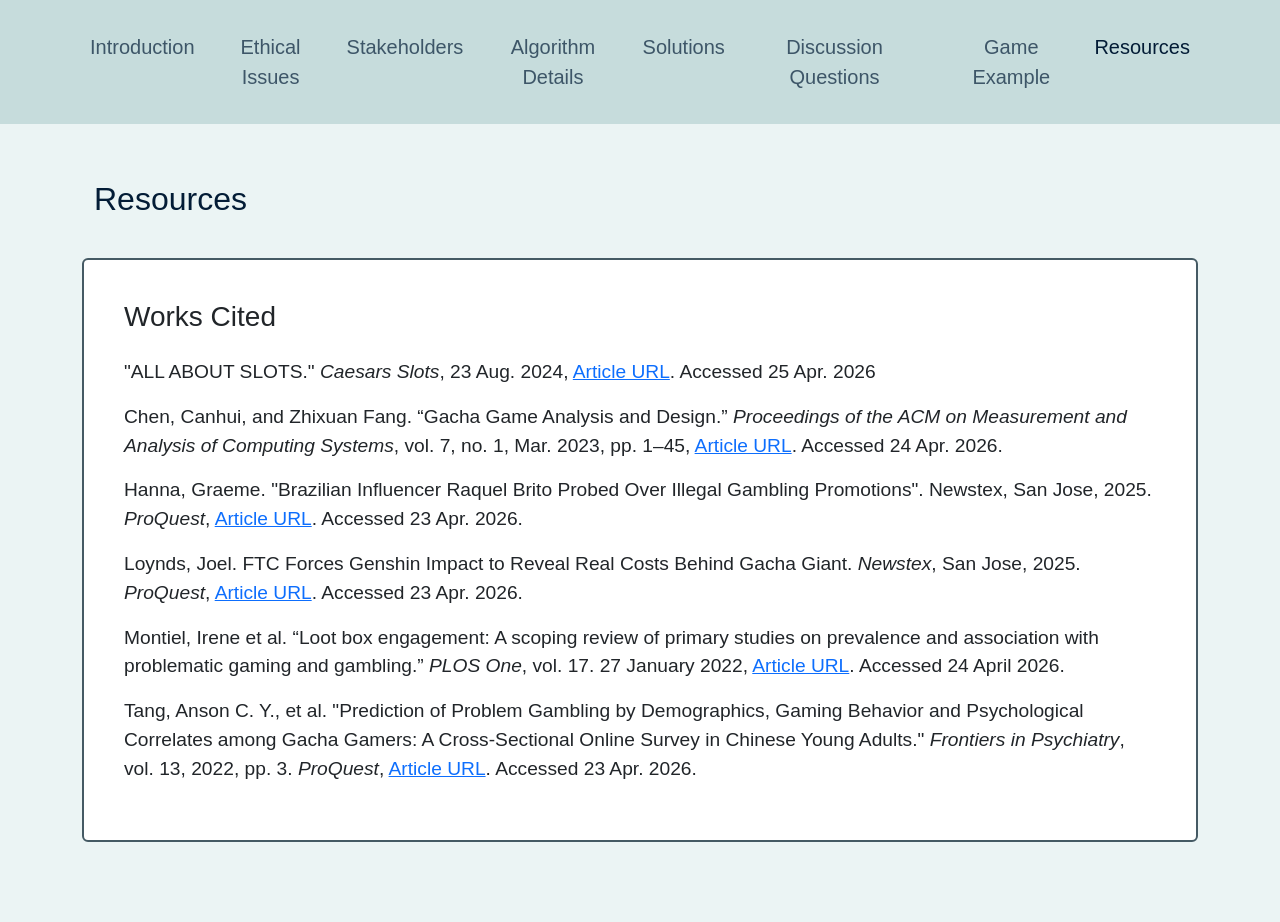
<file: resources.html>
<!DOCTYPE html>
<html>
    <head>
        <meta charset="utf-8">
        <meta name="viewport" content="width=device-width, initial-scale=1">
        <title>Resources</title>
        <link href="https://cdn.jsdelivr.net/npm/bootstrap@5.2.3/dist/css/bootstrap.min.css" rel="stylesheet" integrity="sha384-rbsA2VBKQhggwzxH7pPCaAqO46MgnOM80zW1RWuH61DGLwZJEdK2Kadq2F9CUG65" crossorigin="anonymous">
        <link rel="stylesheet" href="src/styles.css">
    </head>
    <body class="body">
        <!-- Header / Navigation Bar -->
         <header>
            <nav class="navbar navbar-expand-lg navbar-light custom-nav-header custom-nav-focus" aria-label="Main navigation">
                <div class="container">
                    <!-- Mobile toggle button -->
                    <button class="navbar-toggler" type="button" data-bs-toggle="collapse" data-bs-target="#navMenu"
                        aria-controls="navMenu" aria-expanded="false" aria-label="Toggle navigation">
                        <span class="navbar-toggler-icon"></span>
                    </button>

                    <!-- Nav hyperlinks -->
                    <div class="collapse navbar-collapse" id="navMenu">
                        <ul class="navbar-nav ms-auto">
                            <li class="nav-item">
                                <a class="nav-link" href="index.html">Introduction</a>
                            </li>
                            <li class="nav-item">
                                <a class="nav-link" href="ethics.html">Ethical Issues</a>
                            </li>
                            <li class="nav-item">
                                <a class="nav-link" href="stakeholders.html">Stakeholders</a>
                            </li>
                            <li class="nav-item">
                                <a class="nav-link" href="details.html">Algorithm Details</a>
                            </li>
                            <li class="nav-item">
                                <a class="nav-link" href="options.html">Solutions</a>
                            </li>
                            <li class="nav-item">
                                <a class="nav-link" href="discussion.html">Discussion Questions</a>
                            </li>
                            <li class="nav-item">
                                <a class="nav-link" href="game.html">Game Example</a>
                            </li>
                            <li class="nav-item">
                                <a class="nav-link active" href="resources.html">Resources</a>
                            </li>
                        </ul>
                    </div>
                </div>
            </nav>
        </header>
        <main id="main-content" class="container container-css lh-base text-start">
            <section id="resources" aria-labelledby="resources-heading">
            <h2 id="resources-heading" class="mb-3">Resources</h2>

            <div class="row">
                <div class="card custom-card-css">
                    <div class="card-body">
                        <!-- Bibliography section -->
                        <h3 class="card-title mb-4">Works Cited</h3>
                        <section>
                            <p>"ALL ABOUT SLOTS." <i>Caesars Slots</i>, 23 Aug. 2024, <a href="www.caesarsgames.com/blog/slots-machines/">Article URL</a>. Accessed 25 Apr. 2026</p>
                            <p>Chen, Canhui, and Zhixuan Fang. “Gacha Game Analysis and Design.” <i>Proceedings of the ACM on Measurement and Analysis of Computing Systems</i>, vol. 7, no. 1, Mar. 2023, pp. 1–45, <a href="https://doi.org/10.1145/3579438">Article URL</a>. Accessed 24 Apr. 2026.</p>
                            <p>Hanna, Graeme. "Brazilian Influencer Raquel Brito Probed Over Illegal Gambling Promotions". Newstex, San Jose, 2025. <i>ProQuest</i>, <a href="https://www.proquest.com/blogs-podcasts-websites/brazilian-influencer-raquel-brito-probed-over/docview/3244125903/se-2">Article URL</a>. Accessed 23 Apr. 2026.</p>
                            <p>Loynds, Joel. FTC Forces Genshin Impact to Reveal Real Costs Behind Gacha Giant. <i>Newstex</i>, San Jose, 2025. <i>ProQuest</i>, <a href="https://www.proquest.com/blogs-podcasts-websites/ftc-forces-genshin-impact-reveal-real-costs/docview/3202334632/se-2">Article URL</a>. Accessed 23 Apr. 2026.</p>
                            <p>Montiel, Irene et al. “Loot box engagement: A scoping review of primary studies on prevalence and association with problematic gaming and gambling.” <i>PLOS One</i>, vol. 17. 27 January 2022, <a href="https://journals.plos.org/plosone/article?id=10.1371/journal.pone.0263177">Article URL</a>. Accessed 24 April 2026.
                            <p>Tang, Anson C. Y., et al. "Prediction of Problem Gambling by Demographics, Gaming Behavior and Psychological Correlates among Gacha Gamers: A Cross-Sectional Online Survey in Chinese Young Adults." <i>Frontiers in Psychiatry</i>, vol. 13, 2022, pp. 3. <i>ProQuest</i>, <a href="https://www.proquest.com/scholarly-journals/prediction-problem-gambling-demographics-gaming/docview/3134876093/se-2">Article URL</a>. Accessed 23 Apr. 2026.</p>
                        </section> 
                    </div>
                </div>
            </div>             
            </section>
        </main>
        <script src="https://cdn.jsdelivr.net/npm/bootstrap@5.2.3/dist/js/bootstrap.bundle.min.js" integrity="sha384-kenU1KFdBIe4zVF0s0G1M5b4hcpxyD9F7jL+jjXkk+Q2h455rYXK/7HAuoJl+0I4" crossorigin="anonymous"></script>
    </body>
</html>
</file>
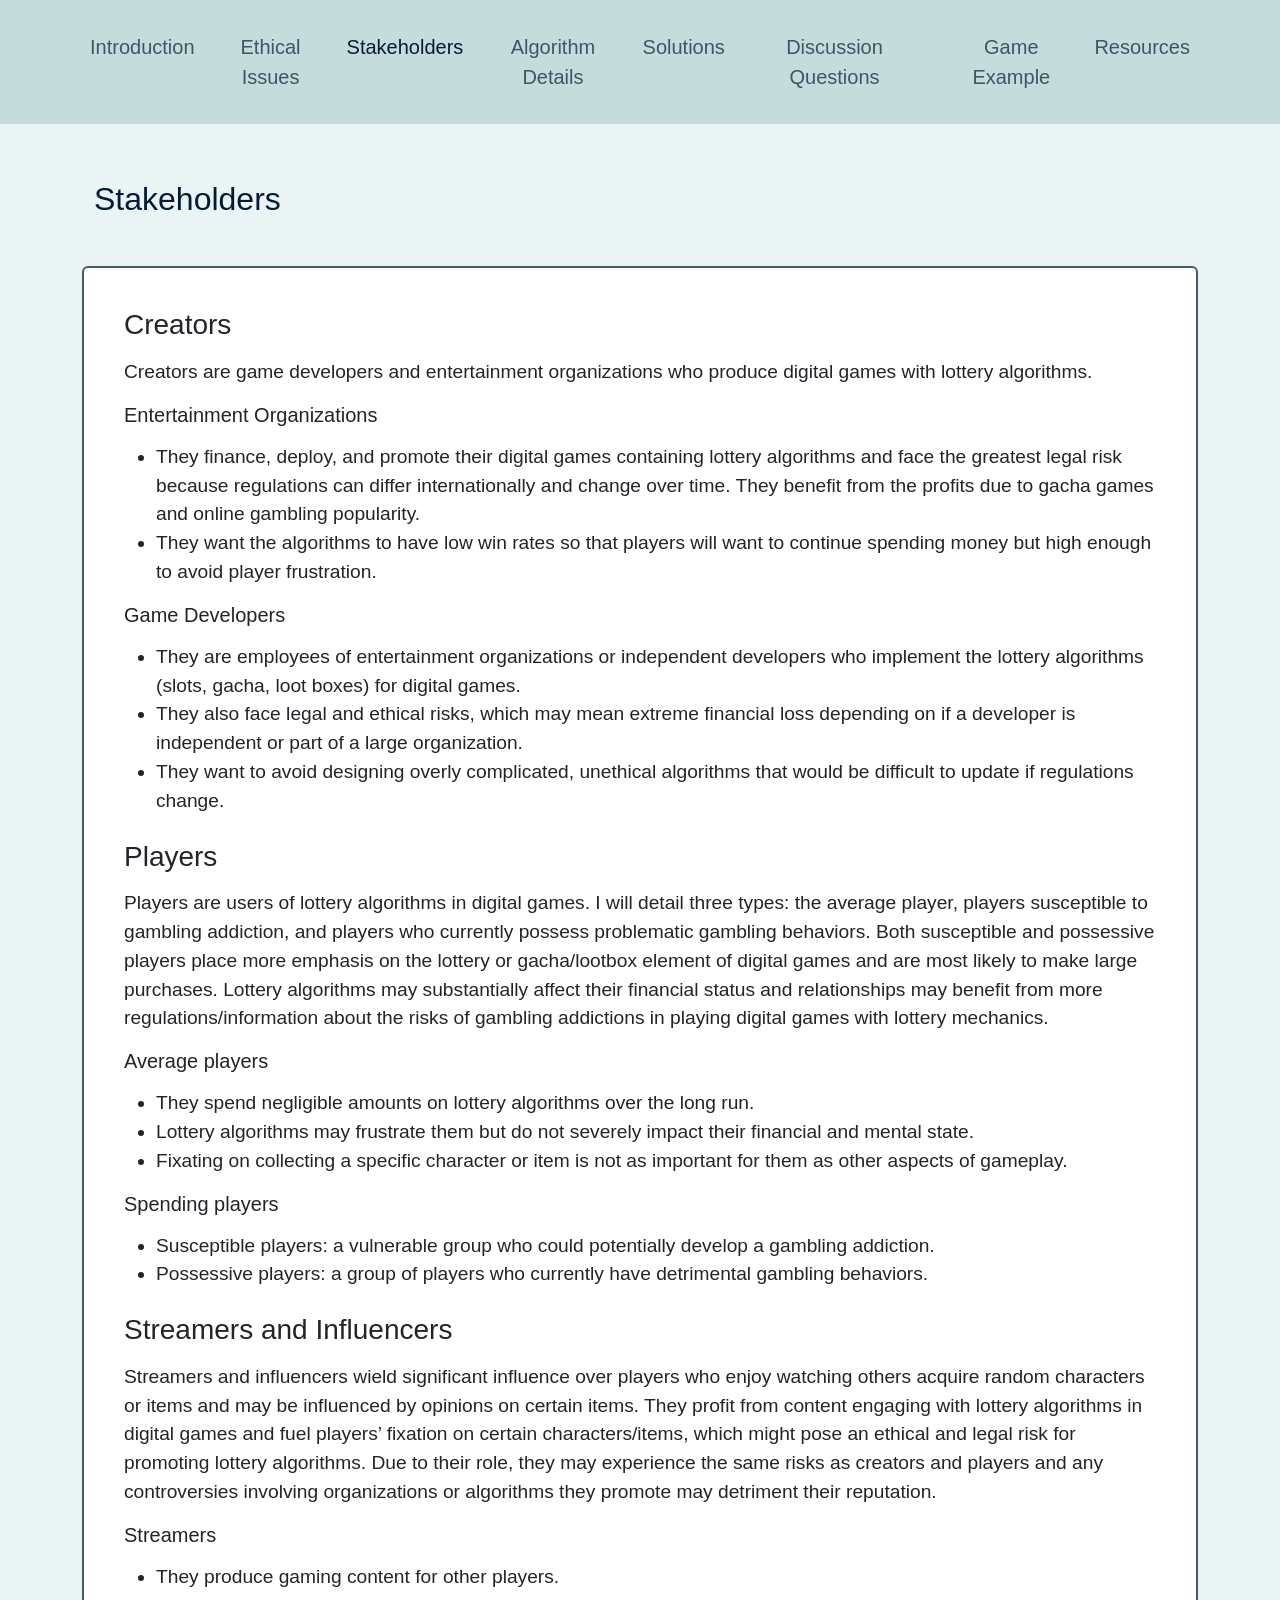
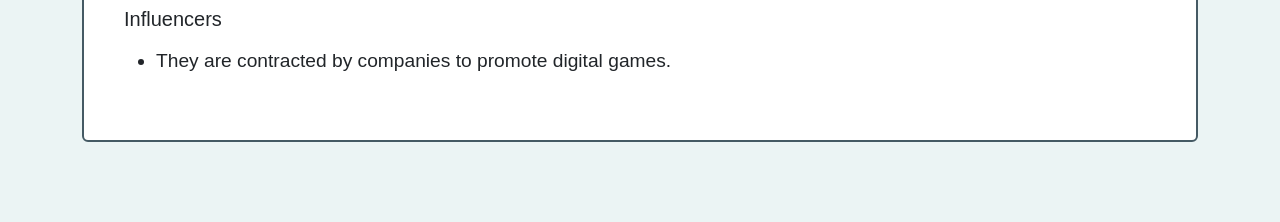
<file: stakeholders.html>
<!DOCTYPE html>
<html>
    <head>
        <meta charset="utf-8">
        <meta name="viewport" content="width=device-width, initial-scale=1">
        <title>Stakeholders</title>
        <link href="https://cdn.jsdelivr.net/npm/bootstrap@5.2.3/dist/css/bootstrap.min.css" rel="stylesheet" integrity="sha384-rbsA2VBKQhggwzxH7pPCaAqO46MgnOM80zW1RWuH61DGLwZJEdK2Kadq2F9CUG65" crossorigin="anonymous">
        <link rel="stylesheet" href="src/styles.css">
    </head>
    <body class="body">
        <!-- Header / Navigation Bar -->
         <header>
            <nav class="navbar navbar-expand-lg navbar-light custom-nav-header custom-nav-focus" aria-label="Main navigation">
                <div class="container">
                    <!-- Mobile toggle button -->
                    <button class="navbar-toggler" type="button" data-bs-toggle="collapse" data-bs-target="#navMenu"
                        aria-controls="navMenu" aria-expanded="false" aria-label="Toggle navigation">
                        <span class="navbar-toggler-icon"></span>
                    </button>

                    <!-- Nav hyperlinks -->
                    <div class="collapse navbar-collapse" id="navMenu">
                        <ul class="navbar-nav ms-auto">
                            <li class="nav-item">
                                <a class="nav-link" href="index.html">Introduction</a>
                            </li>
                            <li class="nav-item">
                                <a class="nav-link" href="ethics.html">Ethical Issues</a>
                            </li>
                            <li class="nav-item">
                                <a class="nav-link active" href="stakeholders.html">Stakeholders</a>
                            </li>
                            <li class="nav-item">
                                <a class="nav-link" href="details.html">Algorithm Details</a>
                            </li>
                            <li class="nav-item">
                                <a class="nav-link" href="options.html">Solutions</a>
                            </li>
                            <li class="nav-item">
                                <a class="nav-link" href="discussion.html">Discussion Questions</a>
                            </li>
                            <li class="nav-item">
                                <a class="nav-link" href="game.html">Game Example</a>
                            </li>
                            <li class="nav-item">
                                <a class="nav-link" href="resources.html">Resources</a>
                            </li>
                        </ul>
                    </div>
                </div>
            </nav>
        </header>

        <!-- Main content -->
        <main id="main-content" class="container container-css lh-base text-start">
            <section aria-labelledby="stakeholders-heading">
                <h2 id="stakeholders-heading" class="mb-4">Stakeholders</h2>
                
                <div class="row">
                    <div class="card custom-card-css">
                        <div class="card-body">
                            <!-- First section of stakeholders -->
                            <section class="mb-4" aria-labelledby="creators">
                                <!-- Creators header and description -->
                                <h3 class="mb-3" id="creators">Creators</h3>
                                <p class="card-text">Creators are game developers and entertainment organizations who produce digital games with lottery algorithms.</p>
                                
                                <!-- Listing of the two types -->
                                <h5 class="mb-3" id="ent-orgs">Entertainment Organizations</h5>
                                <ul aria-labelledby="ent-orgs">
                                    <li>They finance, deploy, and promote their digital games containing lottery algorithms and face the greatest legal risk because regulations can differ internationally and change over time. They benefit from the profits due to gacha games and online gambling popularity.</li>
                                    <li>They want the algorithms to have low win rates so that players will want to continue spending money but high enough to avoid player frustration.</li>
                                </ul>

                                <h5 class="mb-3" id="game-developers">Game Developers</h5>
                                <ul aria-labelledby="game-developers">
                                    <li>They are employees of entertainment organizations or independent developers who implement the lottery algorithms (slots, gacha, loot boxes) for digital games.</li>
                                    <li>They also face legal and ethical risks, which may mean extreme financial loss depending on if a developer is independent or part of a large organization.</li>
                                    <li>They want to avoid designing overly complicated, unethical algorithms that would be difficult to update if regulations change.</li>
                                </ul>
                            </section>

                            <!-- Second section of stakeholders -->
                            <section class="mb-4" aria-labelledby="players">
                                <!-- Players header and description -->
                                <h3 class="mb-3" id="players">Players</h3>
                                <p class="card-text">
                                    Players are users of lottery algorithms in digital games. I will detail three types: the average player, players susceptible to gambling addiction, and players who currently possess problematic gambling behaviors.
                                    Both susceptible and possessive players place more emphasis on the lottery or gacha/lootbox element of digital games and are most likely to make large purchases. Lottery algorithms may substantially affect their financial status
                                    and relationships may benefit from more regulations/information about the risks of gambling addictions in playing digital games with lottery mechanics.
                                </p>
                            
                                <!-- Listing of the two types -->
                                <h5 class="mb-3" id="average-players">Average players</h5>
                                <ul aria-labelledby="average-players">
                                    <li>They spend negligible amounts on lottery algorithms over the long run.</li>
                                    <li>Lottery algorithms may frustrate them but do not severely impact their financial and mental state.</li>
                                    <li>Fixating on collecting a specific character or item is not as important for them as other aspects of gameplay.</li>
                                </ul>

                                <h5 class="mb-3" id="spending-players">Spending players</h5>
                                <ul aria-labelledby="spending-players">
                                    <li>Susceptible players: a vulnerable group who could potentially develop a gambling addiction.</li>
                                    <li>Possessive players: a group of players who currently have detrimental gambling behaviors.</li>
                                </ul>
                            </section>

                            <!-- Third section of stakeholders -->
                            <section class="mb-4" aria-labelledby="streamers">
                                <!-- Streamers header and description -->
                                <h3 class="mb-3" id="streamers">Streamers and Influencers</h3>
                                <p class="card-text">
                                    Streamers and influencers wield significant influence over players who enjoy watching others acquire random characters or items and may be influenced by opinions on certain items.
                                    They profit from content engaging with lottery algorithms in digital games and fuel players’ fixation on certain characters/items, which might pose an ethical and legal risk for
                                    promoting lottery algorithms. Due to their role, they may experience the same risks as creators and players and any controversies involving organizations or algorithms they promote
                                    may detriment their reputation.
                                </p>
                            
                                <!-- Listing of the two types -->
                                <h5 class="mb-3" id="streamers">Streamers</h5>
                                <ul aria-labelledby="streamers">
                                    <li>They produce gaming content for other players.</li>
                                </ul>

                                <h5 class="mb-3" id="influencers">Influencers</h5>
                                <ul aria-labelledby="influencers">
                                    <li>They are contracted by companies to promote digital games.</li>
                                </ul>
                            </section>
                        </div>
                    </div>
                </div>
            </section>
        </main>
        <script src="https://cdn.jsdelivr.net/npm/bootstrap@5.2.3/dist/js/bootstrap.bundle.min.js" integrity="sha384-kenU1KFdBIe4zVF0s0G1M5b4hcpxyD9F7jL+jjXkk+Q2h455rYXK/7HAuoJl+0I4" crossorigin="anonymous"></script>
    </body>
</html>
</file>
<file: src/styles.css>
.custom-nav-header {
    background-color: #C6DCDC;

    /* padding and margins */
    padding: 1.5rem;
    padding-left: 1.5rem;
    padding-right: 1.5rem;
    margin-bottom: 2rem;

    /* text */
    line-height: 1.5;
    font-family: Arial, Helvetica, sans-serif;
    font-size: 1.25rem; 
    text-align: center;
    color: #031c36;

    /* normal text mode */
    --bs-navbar-color: rgba(3, 28, 54, 0.70);
    
    /* hover text mode and active text mode */
    --bs-navbar-hover-color: rgba(3, 28, 54, 0.95); 
    --bs-navbar-active-color: rgba(3, 28, 54, 1.00);  
}

.body {
    background-color: #EBF4F4;
}

.container-css {
    /* padding and margins */
   padding: 1.5rem;
   margin-top: 2rem;
   margin-bottom: 2rem;

   /* text */
   line-height: 1.5;
   font-family: Arial, Helvetica, sans-serif;
   font-size: 1.2rem; 
   color: #031c36;
}

.custom-card-css {
    padding: 1.5rem;
    border: 0.175rem solid #455A64;
    margin-top: 1.5rem;
    margin-bottom: 1.5rem;
    min-height: 2rem;
}

.custom-accordion-css {
    background-color: #C6DCDC;
    color: #031c36;
    border-color: #455A64;
}

.custom-accordion-css:hover {
    color: #031c36;
    background-color: #EBF4F4;
}

.custom-accordion-css[aria-expanded='true'] {
    background-color: #EBF4F4;
    color: #031c36;
}

.button-css {
    min-width: 1.5rem;
    min-height: 1.5rem;

    background-color: #546D7A;
    border-color: #455A64;
    
    margin-top: 1.5rem;
    margin-bottom: 1.5rem;

    /* text */
    line-height: 1.5;
    font-family: Arial, Helvetica, sans-serif;
    font-size: 1rem;
    color: white;

}

.table {
    padding: 1rem 1rem;

    line-height: 1.5;
    font-size: 1rem;

    white-space: normal;
}
</file>
